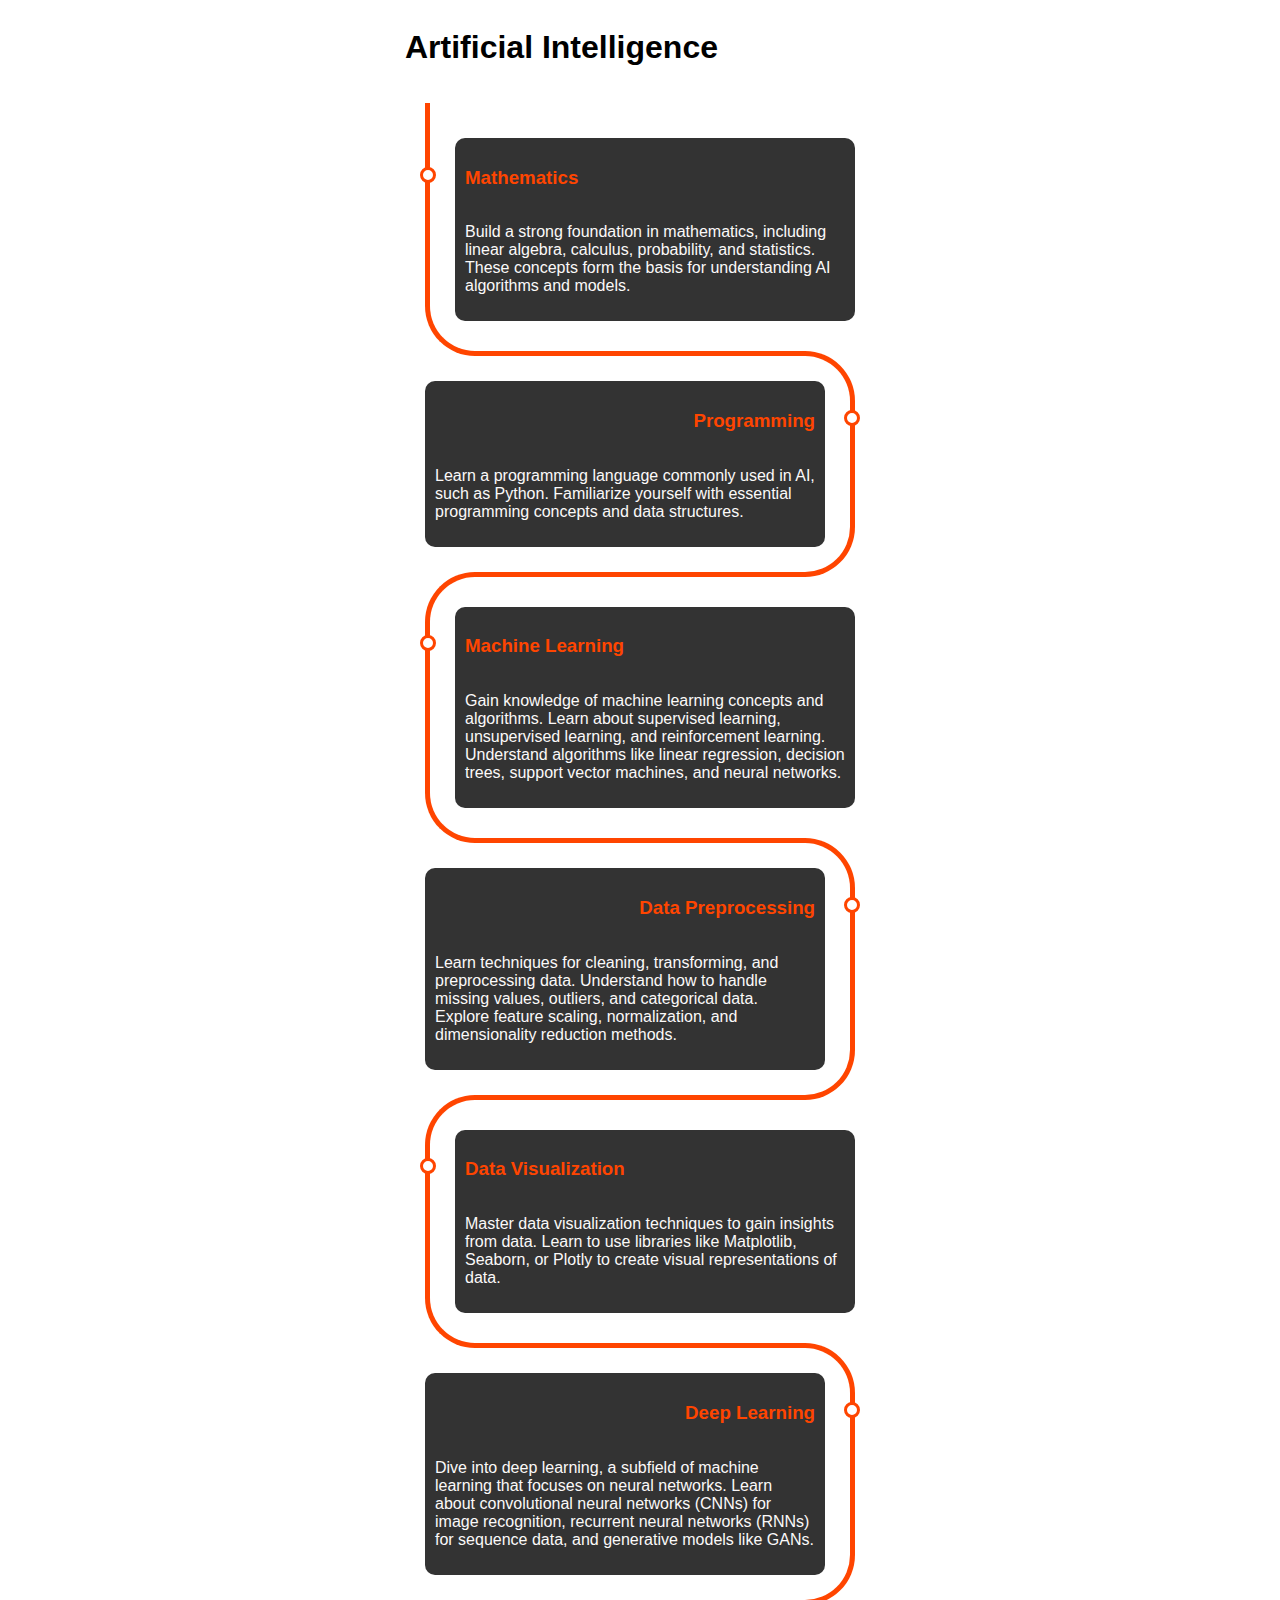
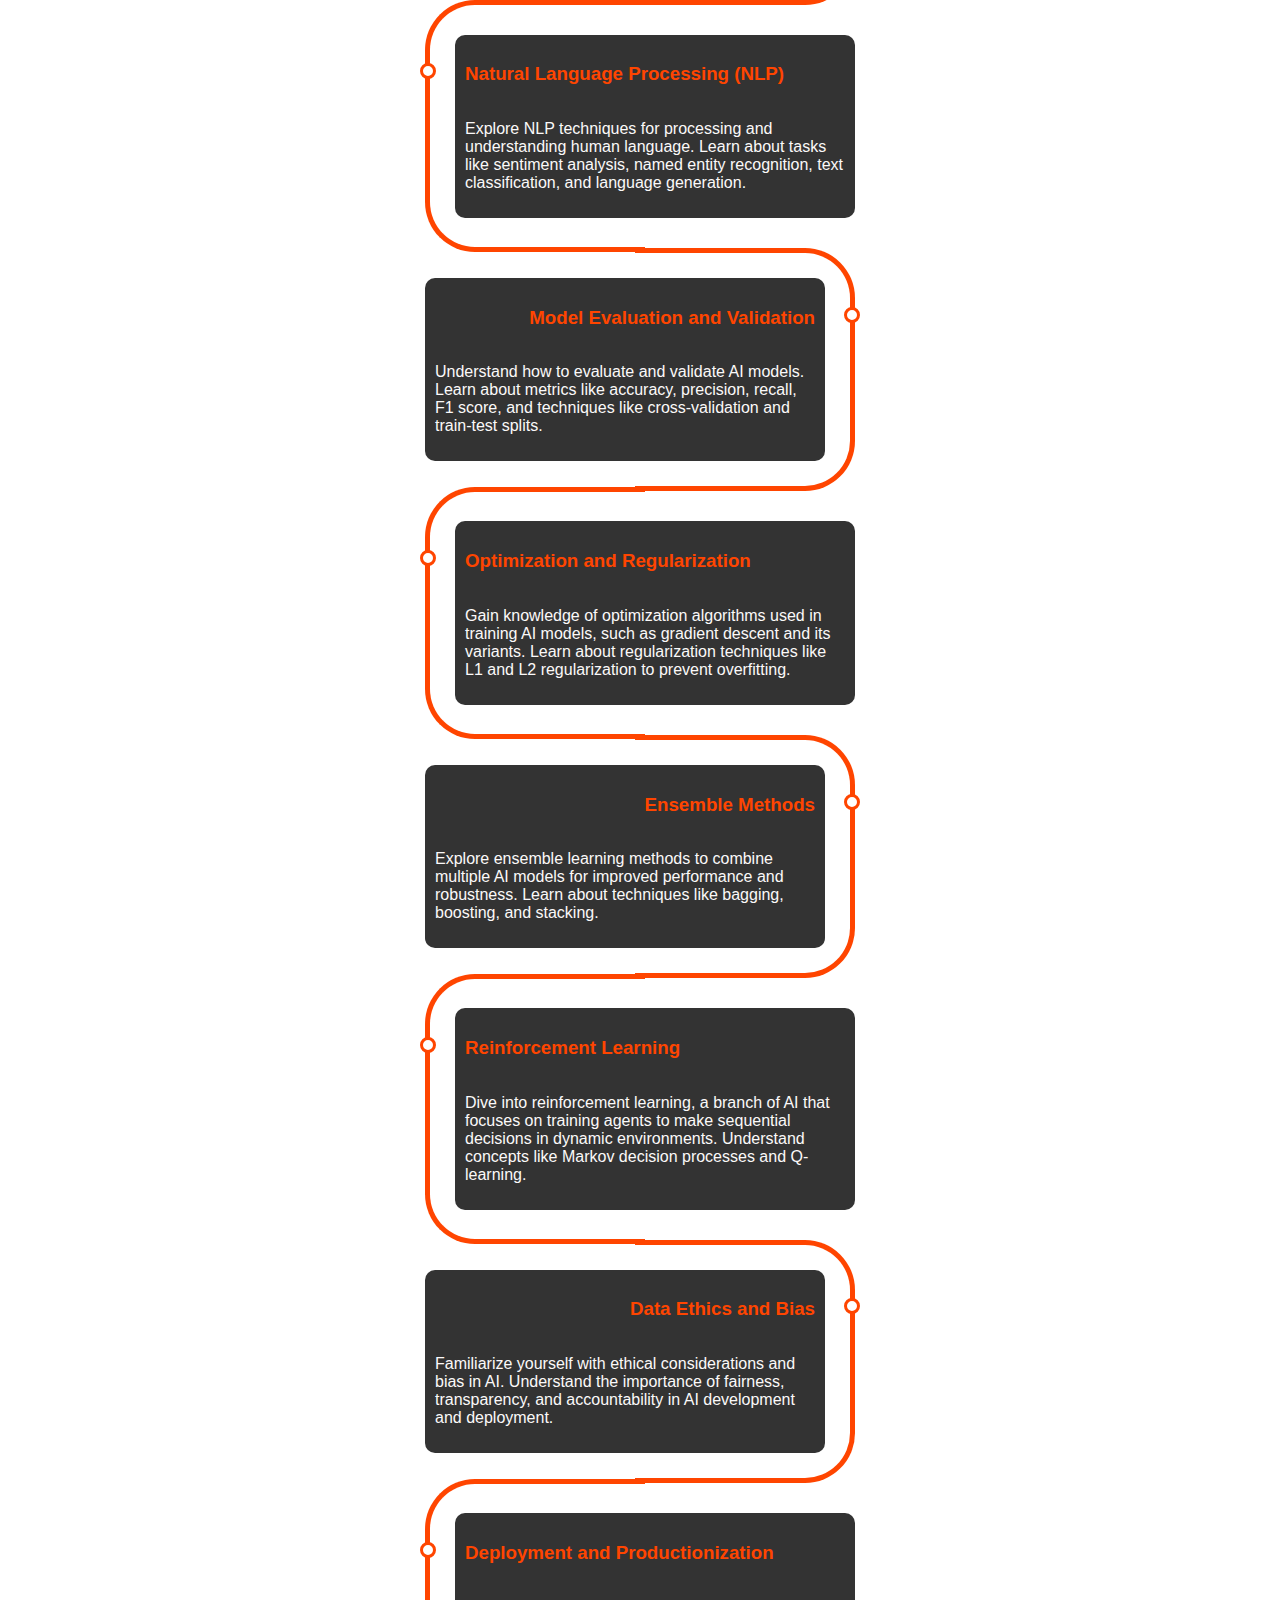
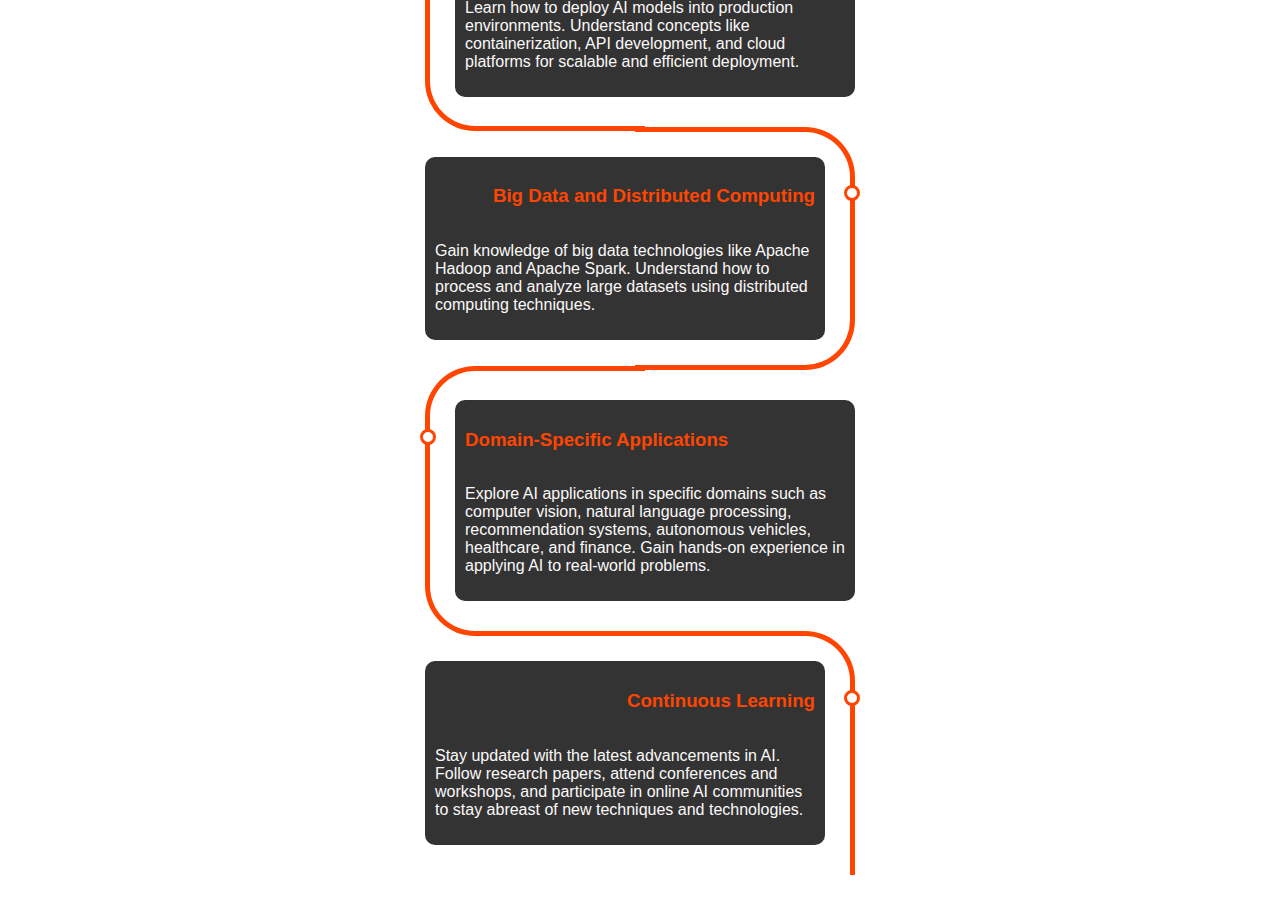
<file: python project/artificial_inteligence.html>
<!DOCTYPE html>
<html lang="en">

<head>
    <meta charset="UTF-8">
    <meta name="viewport" content="width=device-width, initial-scale=1.0">
    <title>Document</title>
    <link rel="stylesheet" href="boostrap/css/roadmap_style.css">
</head>
<body>
    <div class="container-fluid">
        <h1 class="text-center pt-3 text-primary">Artificial Intelligence</h1>
        <div class="timeline">
            <div class="outer">
                <div class="card">
                    <div class="info">
                        <h3 class="title">Mathematics</h3>
                        <p>Build a strong foundation in mathematics, including linear algebra, calculus, probability, and statistics. These concepts form the basis for understanding AI algorithms and models. </p>
                    </div>
                </div>
                <div class="card">
                    <div class="info">
                        <h3 class="title">Programming</h3>
                        <p>Learn a programming language commonly used in AI, such as Python. Familiarize yourself with essential programming concepts and data structures.</p>
                    </div>
                </div>
                <div class="card">
                    <div class="info">
                        <h3 class="title">Machine Learning</h3>
                        <p> Gain knowledge of machine learning concepts and algorithms. Learn about supervised learning, unsupervised learning, and reinforcement learning. Understand algorithms like linear regression, decision trees, support vector machines, and neural networks.</p>
                    </div>
                </div>
                <div class="card">
                    <div class="info">
                        <h3 class="title">Data Preprocessing</h3>
                        <p> Learn techniques for cleaning, transforming, and preprocessing data. Understand how to handle missing values, outliers, and categorical data. Explore feature scaling, normalization, and dimensionality reduction methods.</p>
                    </div>
                </div>
                <div class="card">
                    <div class="info">
                        <h3 class="title">Data Visualization</h3>
                        <p>Master data visualization techniques to gain insights from data. Learn to use libraries like Matplotlib, Seaborn, or Plotly to create visual representations of data. </p>
                    </div>
                </div>
                <div class="card">
                    <div class="info">
                        <h3 class="title">Deep Learning</h3>
                        <p> Dive into deep learning, a subfield of machine learning that focuses on neural networks. Learn about convolutional neural networks (CNNs) for image recognition, recurrent neural networks (RNNs) for sequence data, and generative models like GANs.</p>
                    </div>
                </div>
                <div class="card">
                    <div class="info">
                        <h3 class="title">Natural Language Processing (NLP)</h3>
                        <p>Explore NLP techniques for processing and understanding human language. Learn about tasks like sentiment analysis, named entity recognition, text classification, and language generation. </p>
                    </div>
                </div>
                <div class="card">
                    <div class="info">
                        <h3 class="title">Model Evaluation and Validation</h3>
                        <p>Understand how to evaluate and validate AI models. Learn about metrics like accuracy, precision, recall, F1 score, and techniques like cross-validation and train-test splits.</p>
                    </div>
                </div>
                <div class="card">
                    <div class="info">
                        <h3 class="title">Optimization and Regularization</h3>
                        <p>Gain knowledge of optimization algorithms used in training AI models, such as gradient descent and its variants. Learn about regularization techniques like L1 and L2 regularization to prevent overfitting. </p>
                    </div>
                </div>
                <div class="card">
                    <div class="info">
                        <h3 class="title">Ensemble Methods</h3>
                        <p> Explore ensemble learning methods to combine multiple AI models for improved performance and robustness. Learn about techniques like bagging, boosting, and stacking.</p>
                    </div>
                </div>
                <div class="card">
                    <div class="info">
                        <h3 class="title">Reinforcement Learning</h3>
                        <p>Dive into reinforcement learning, a branch of AI that focuses on training agents to make sequential decisions in dynamic environments. Understand concepts like Markov decision processes and Q-learning.</p>
                    </div>
                </div>
                <div class="card">
                    <div class="info">
                        <h3 class="title">Data Ethics and Bias</h3>
                        <p>Familiarize yourself with ethical considerations and bias in AI. Understand the importance of fairness, transparency, and accountability in AI development and deployment.</p>
                    </div>
                </div>
                <div class="card">
                    <div class="info">
                        <h3 class="title">Deployment and Productionization</h3>
                        <p> Learn how to deploy AI models into production environments. Understand concepts like containerization, API development, and cloud platforms for scalable and efficient deployment. </p>
                    </div>
                </div>
                <div class="card">
                    <div class="info">
                        <h3 class="title">Big Data and Distributed Computing</h3>
                        <p> Gain knowledge of big data technologies like Apache Hadoop and Apache Spark. Understand how to process and analyze large datasets using distributed computing techniques.</p>
                    </div>
                </div>
                <div class="card">
                    <div class="info">
                        <h3 class="title">Domain-Specific Applications</h3>
                        <p> Explore AI applications in specific domains such as computer vision, natural language processing, recommendation systems, autonomous vehicles, healthcare, and finance. Gain hands-on experience in applying AI to real-world problems.</p>
                    </div>
                </div>
                <div class="card">
                    <div class="info">
                        <h3 class="title">Continuous Learning</h3>
                        <p> Stay updated with the latest advancements in AI. Follow research papers, attend conferences and workshops, and participate in online AI communities to stay abreast of new techniques and technologies.</p>
                    </div>
                </div>
            </div>
        </div>
    </div>
</body>

</html>
</file>
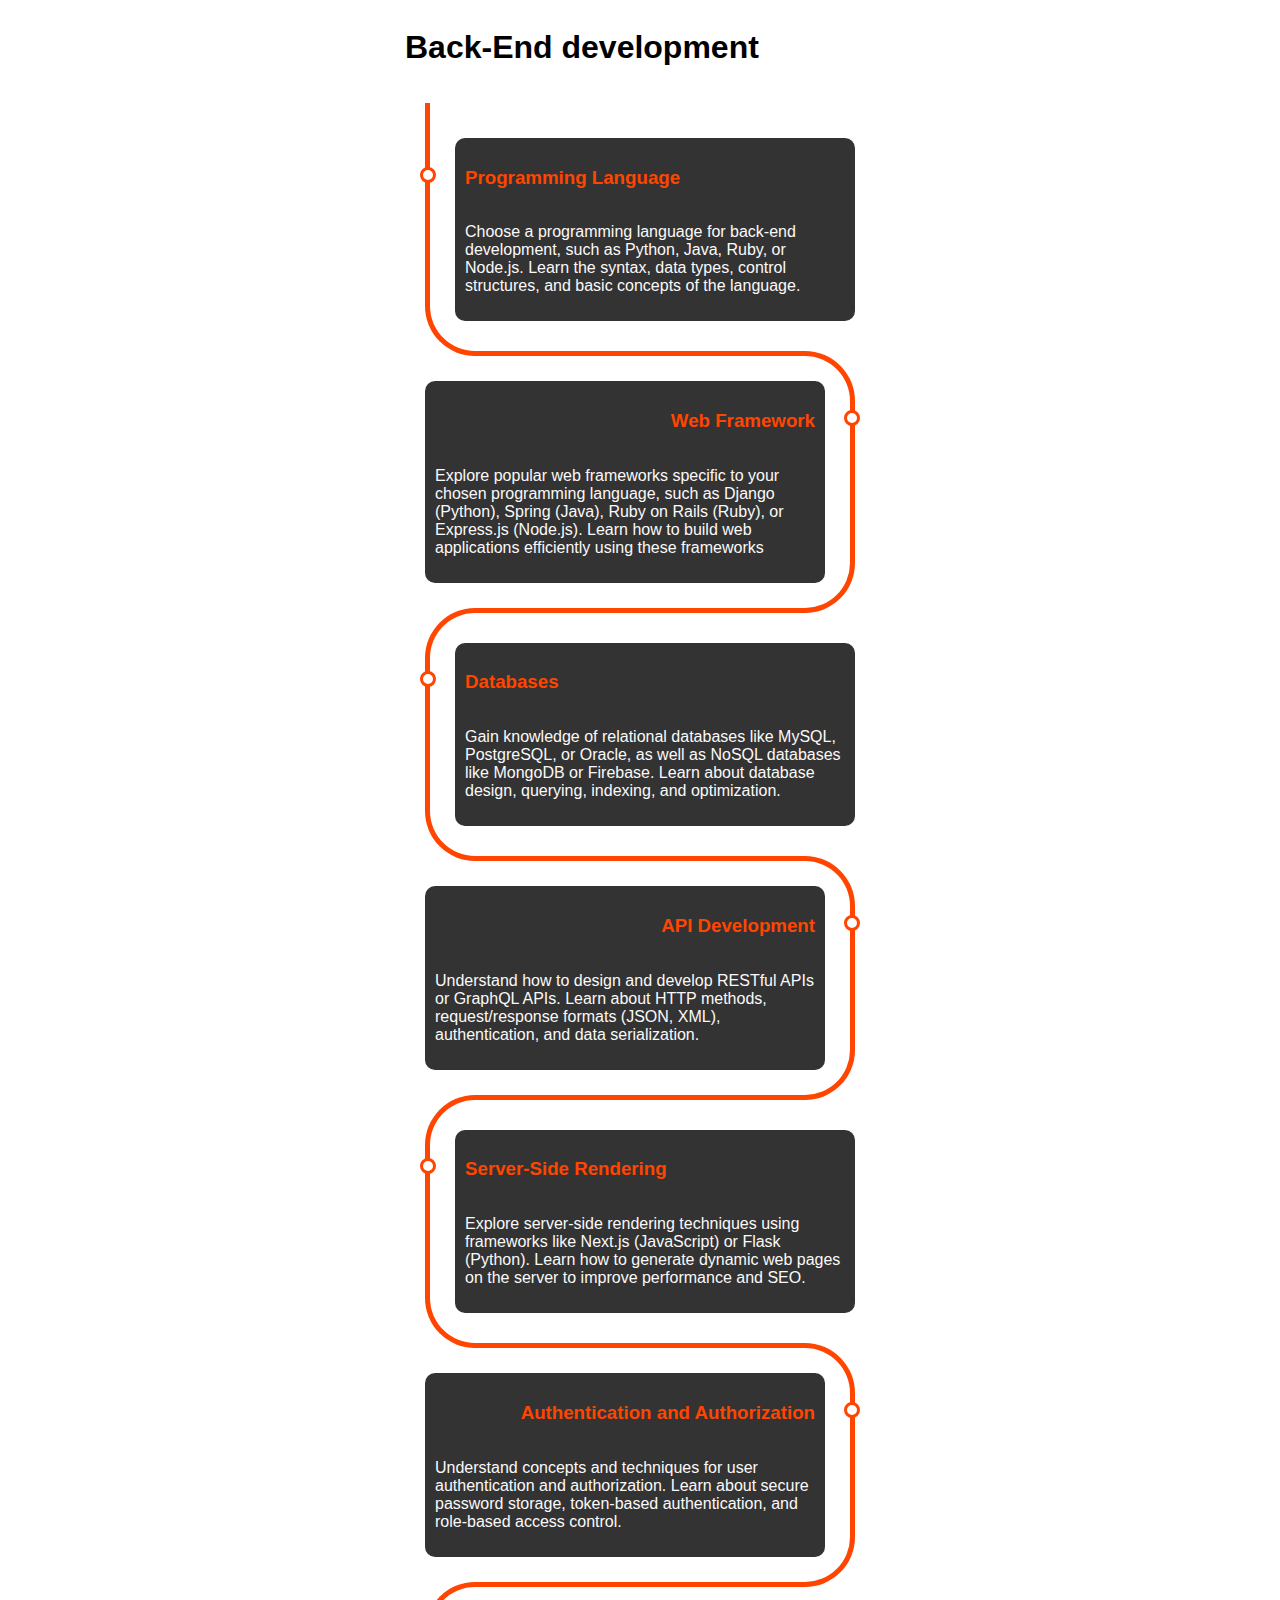
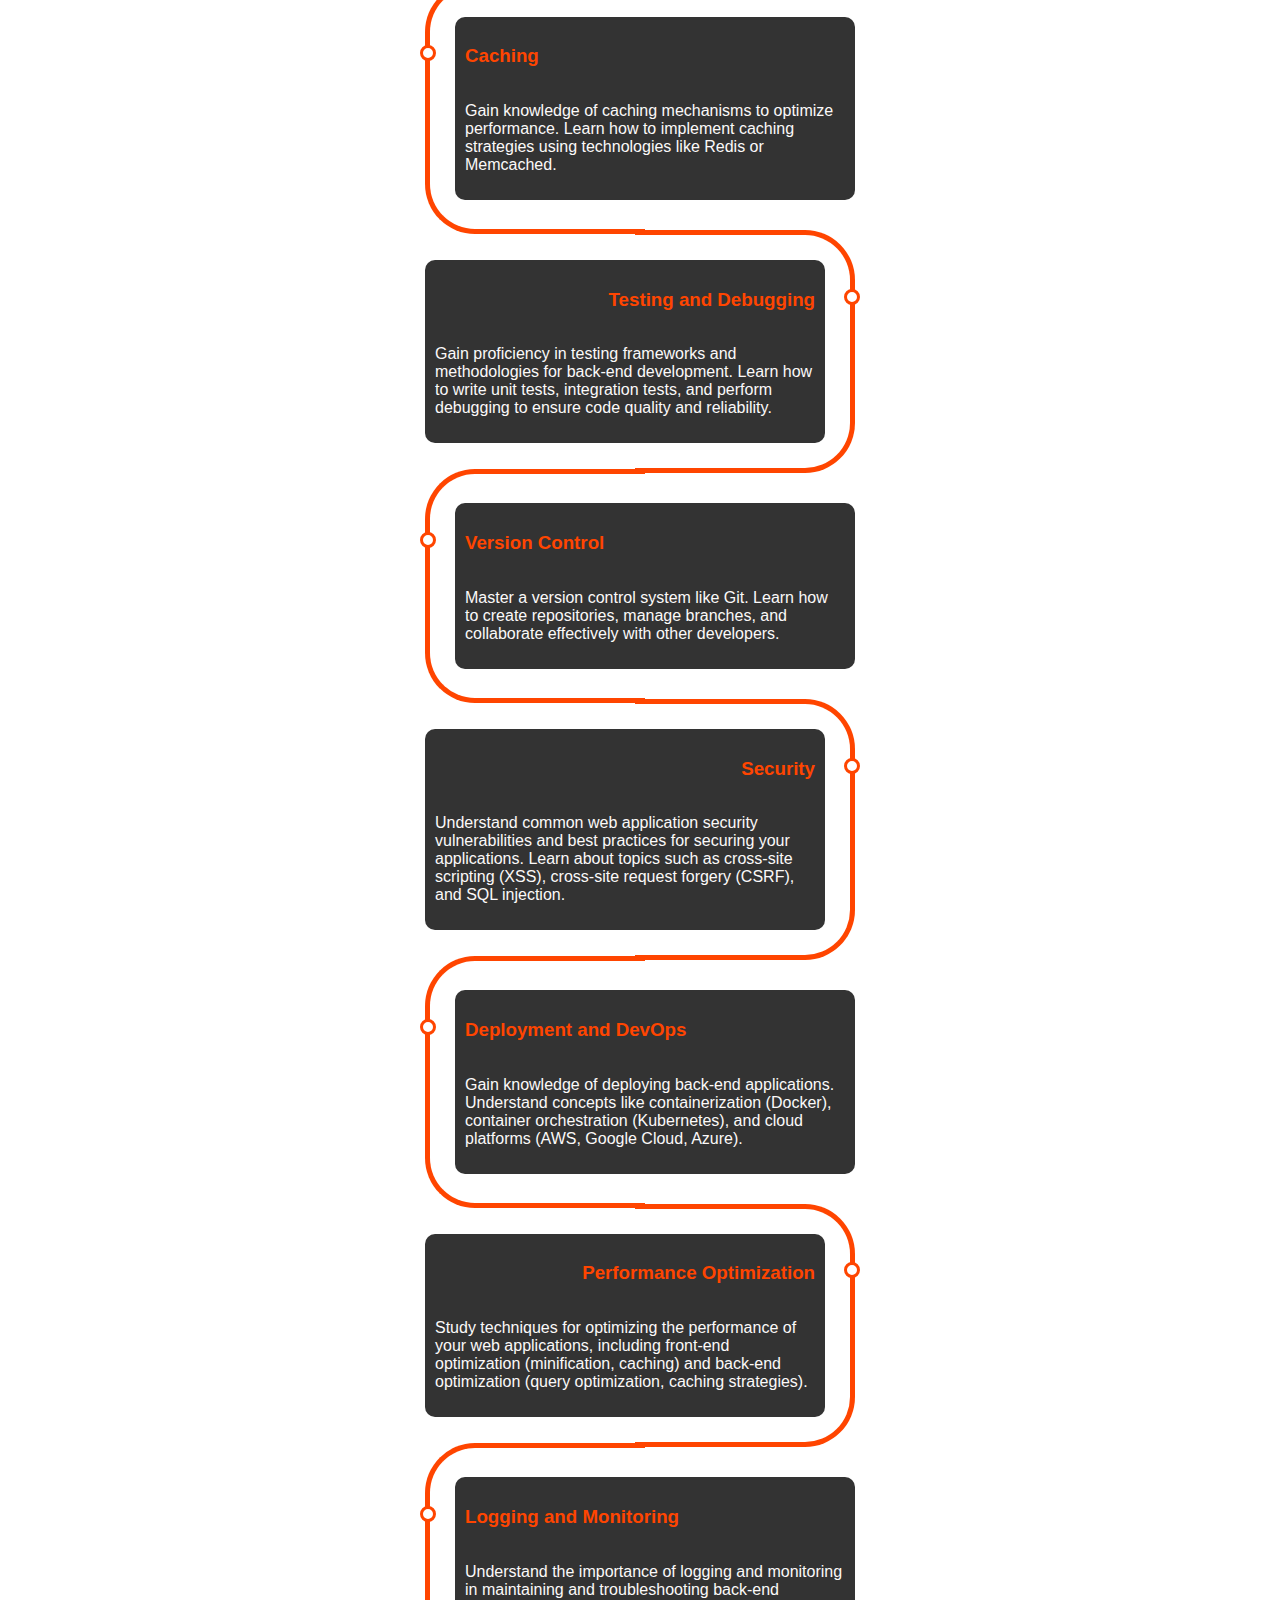
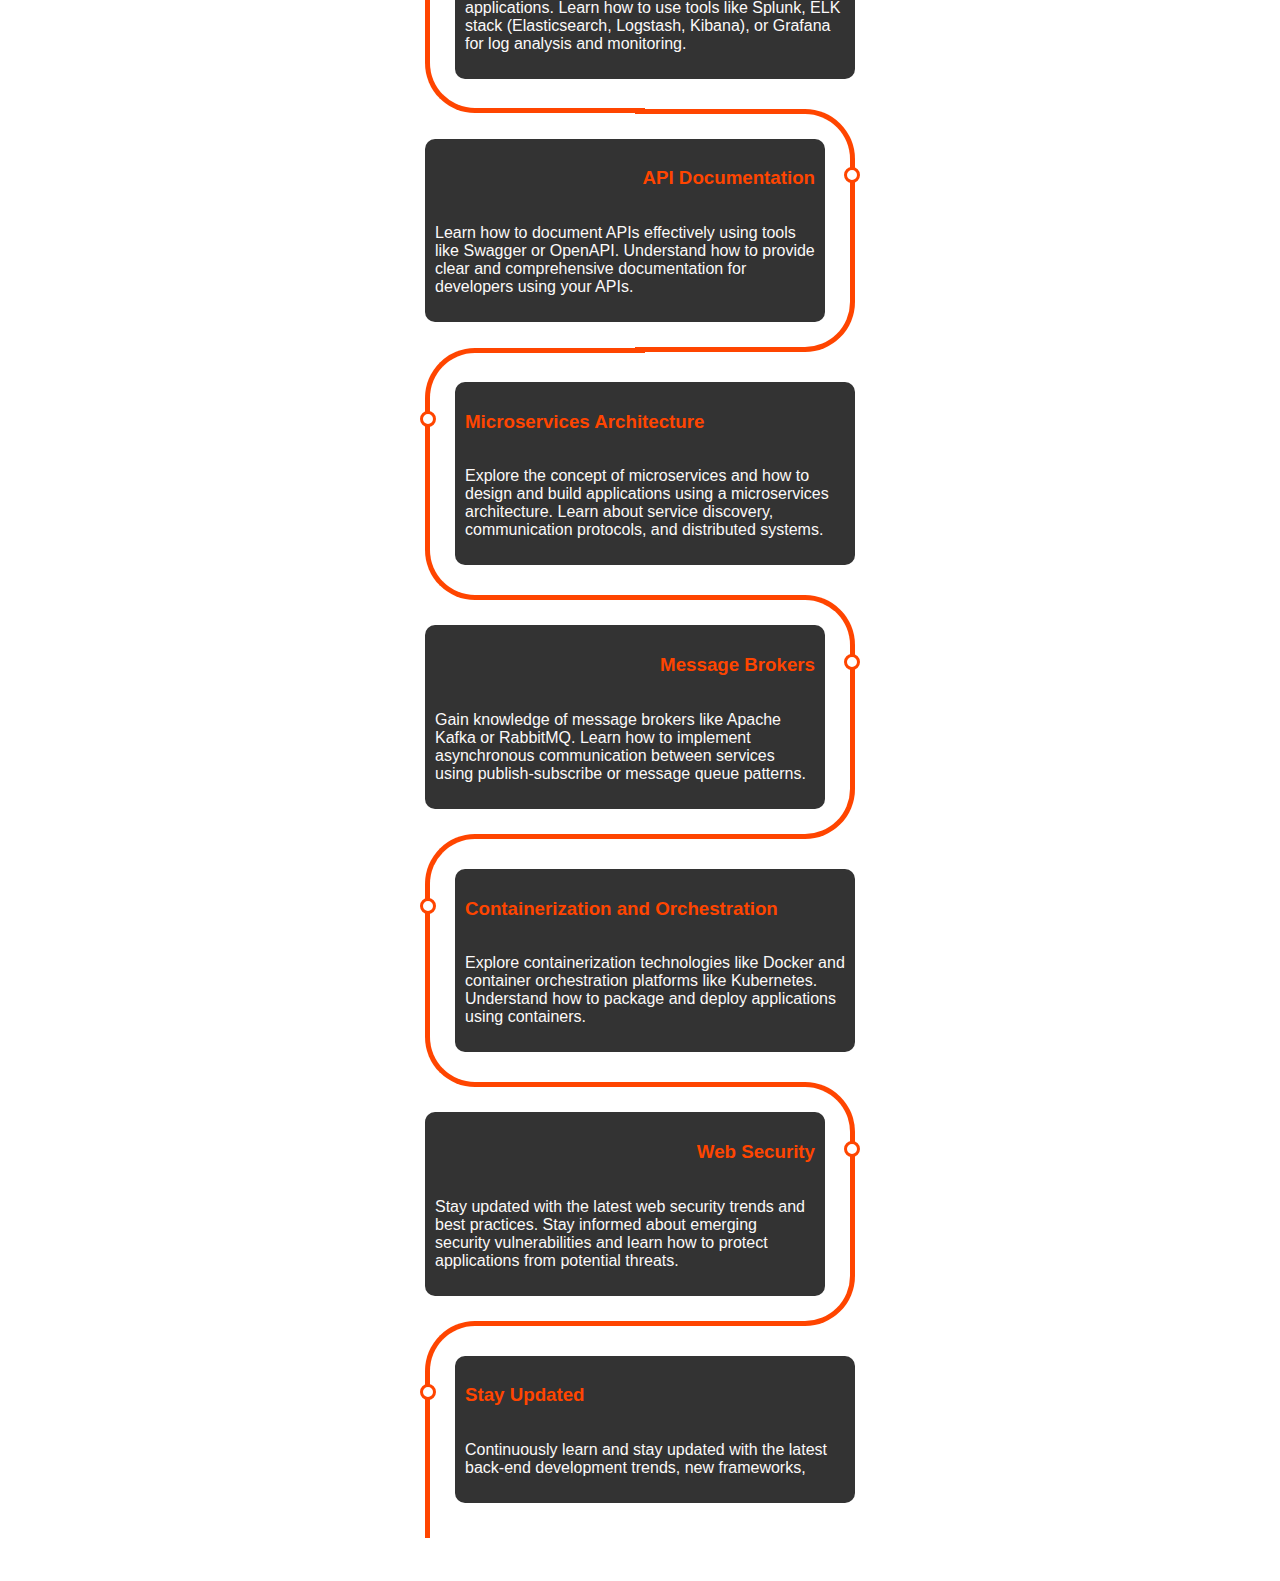
<file: python project/backend.html>
<!DOCTYPE html>
<html lang="en">

<head>
    <meta charset="UTF-8">
    <meta name="viewport" content="width=device-width, initial-scale=1.0">
    <title>Document</title>
    <link rel="stylesheet" href="boostrap/css/roadmap_style.css">
</head>

<body>
    <div class="container-fluid">
        <h1 class="text-center pt-3 text-primary">Back-End development</h1>
        <div class="timeline">
            <div class="outer">
                <div class="card">
                    <div class="info">
                        <h3 class="title">Programming Language</h3>
                        <p>Choose a programming language for back-end development, such as Python, Java, Ruby, or Node.js. Learn the syntax, data types, control structures, and basic concepts of the language. </p>
                    </div>
                </div>
                <div class="card">
                    <div class="info">
                        <h3 class="title">Web Framework</h3>
                        <p>Explore popular web frameworks specific to your chosen programming language, such as Django (Python), Spring (Java), Ruby on Rails (Ruby), or Express.js (Node.js). Learn how to build web applications efficiently using these frameworks</p>
                    </div>
                </div>
                <div class="card">
                    <div class="info">
                        <h3 class="title">Databases</h3>
                        <p> Gain knowledge of relational databases like MySQL, PostgreSQL, or Oracle, as well as NoSQL databases like MongoDB or Firebase. Learn about database design, querying, indexing, and optimization.</p>
                    </div>
                </div>
                <div class="card">
                    <div class="info">
                        <h3 class="title">API Development</h3>
                        <p>Understand how to design and develop RESTful APIs or GraphQL APIs. Learn about HTTP methods, request/response formats (JSON, XML), authentication, and data serialization.</p>
                    </div>
                </div>
                <div class="card">
                    <div class="info">
                        <h3 class="title">Server-Side Rendering</h3>
                        <p>Explore server-side rendering techniques using frameworks like Next.js (JavaScript) or Flask (Python). Learn how to generate dynamic web pages on the server to improve performance and SEO. </p>
                    </div>
                </div>
                <div class="card">
                    <div class="info">
                        <h3 class="title">Authentication and Authorization</h3>
                        <p> Understand concepts and techniques for user authentication and authorization. Learn about secure password storage, token-based authentication, and role-based access control. </p>
                    </div>
                </div>
                <div class="card">
                    <div class="info">
                        <h3 class="title">Caching</h3>
                        <p> Gain knowledge of caching mechanisms to optimize performance. Learn how to implement caching strategies using technologies like Redis or Memcached. </p>
                    </div>
                </div>
                <div class="card">
                    <div class="info">
                        <h3 class="title">Testing and Debugging</h3>
                        <p>Gain proficiency in testing frameworks and methodologies for back-end development. Learn how to write unit tests, integration tests, and perform debugging to ensure code quality and reliability.</p>
                    </div>
                </div>
                <div class="card">
                    <div class="info">
                        <h3 class="title">Version Control</h3>
                        <p>Master a version control system like Git. Learn how to create repositories, manage branches, and collaborate effectively with other developers. </p>
                    </div>
                </div>
                <div class="card">
                    <div class="info">
                        <h3 class="title">Security</h3>
                        <p>Understand common web application security vulnerabilities and best practices for securing
                            your applications. Learn about topics such as cross-site scripting (XSS), cross-site request
                            forgery (CSRF), and SQL injection.</p>
                    </div>
                </div>
                <div class="card">
                    <div class="info">
                        <h3 class="title">Deployment and DevOps</h3>
                        <p> Gain knowledge of deploying back-end applications. Understand concepts like containerization (Docker), container orchestration (Kubernetes), and cloud platforms (AWS, Google Cloud, Azure).</p>
                    </div>
                </div>
                <div class="card">
                    <div class="info">
                        <h3 class="title">Performance Optimization</h3>
                        <p> Study techniques for optimizing the performance of your web applications, including
                            front-end optimization (minification, caching) and back-end optimization (query
                            optimization, caching strategies). </p>
                    </div>
                </div>
                <div class="card">
                    <div class="info">
                        <h3 class="title">Logging and Monitoring</h3>
                        <p> Understand the importance of logging and monitoring in maintaining and troubleshooting back-end applications. Learn how to use tools like Splunk, ELK stack (Elasticsearch, Logstash, Kibana), or Grafana for log analysis and monitoring.</p>
                    </div>
                </div>
                <div class="card">
                    <div class="info">
                        <h3 class="title">API Documentation</h3>
                        <p>  Learn how to document APIs effectively using tools like Swagger or OpenAPI. Understand how to provide clear and comprehensive documentation for developers using your APIs.</p>
                    </div>
                </div>
                <div class="card">
                    <div class="info">
                        <h3 class="title">Microservices Architecture</h3>
                        <p> Explore the concept of microservices and how to design and build applications using a microservices architecture. Learn about service discovery, communication protocols, and distributed systems.</p>
                    </div>
                </div>
                <div class="card">
                    <div class="info">
                        <h3 class="title">Message Brokers</h3>
                        <p> Gain knowledge of message brokers like Apache Kafka or RabbitMQ. Learn how to implement asynchronous communication between services using publish-subscribe or message queue patterns.</p>
                    </div>
                </div>
                <div class="card">
                    <div class="info">
                        <h3 class="title">Containerization and Orchestration</h3>
                        <p>Explore containerization technologies like Docker and container orchestration platforms like Kubernetes. Understand how to package and deploy applications using containers.</p>
                    </div>
                </div>
                <div class="card">
                    <div class="info">
                        <h3 class="title">Web Security</h3>
                        <p>  Stay updated with the latest web security trends and best practices. Stay informed about emerging security vulnerabilities and learn how to protect applications from potential threats.</p>
                    </div>
                </div>
                <div class="card">
                    <div class="info">
                        <h3 class="title">Stay Updated</h3>
                        <p>Continuously learn and stay updated with the latest back-end development trends, new frameworks,</p>
                    </div>
                </div>
            </div>
        </div>
    </div>
</body>

</html>
</file>
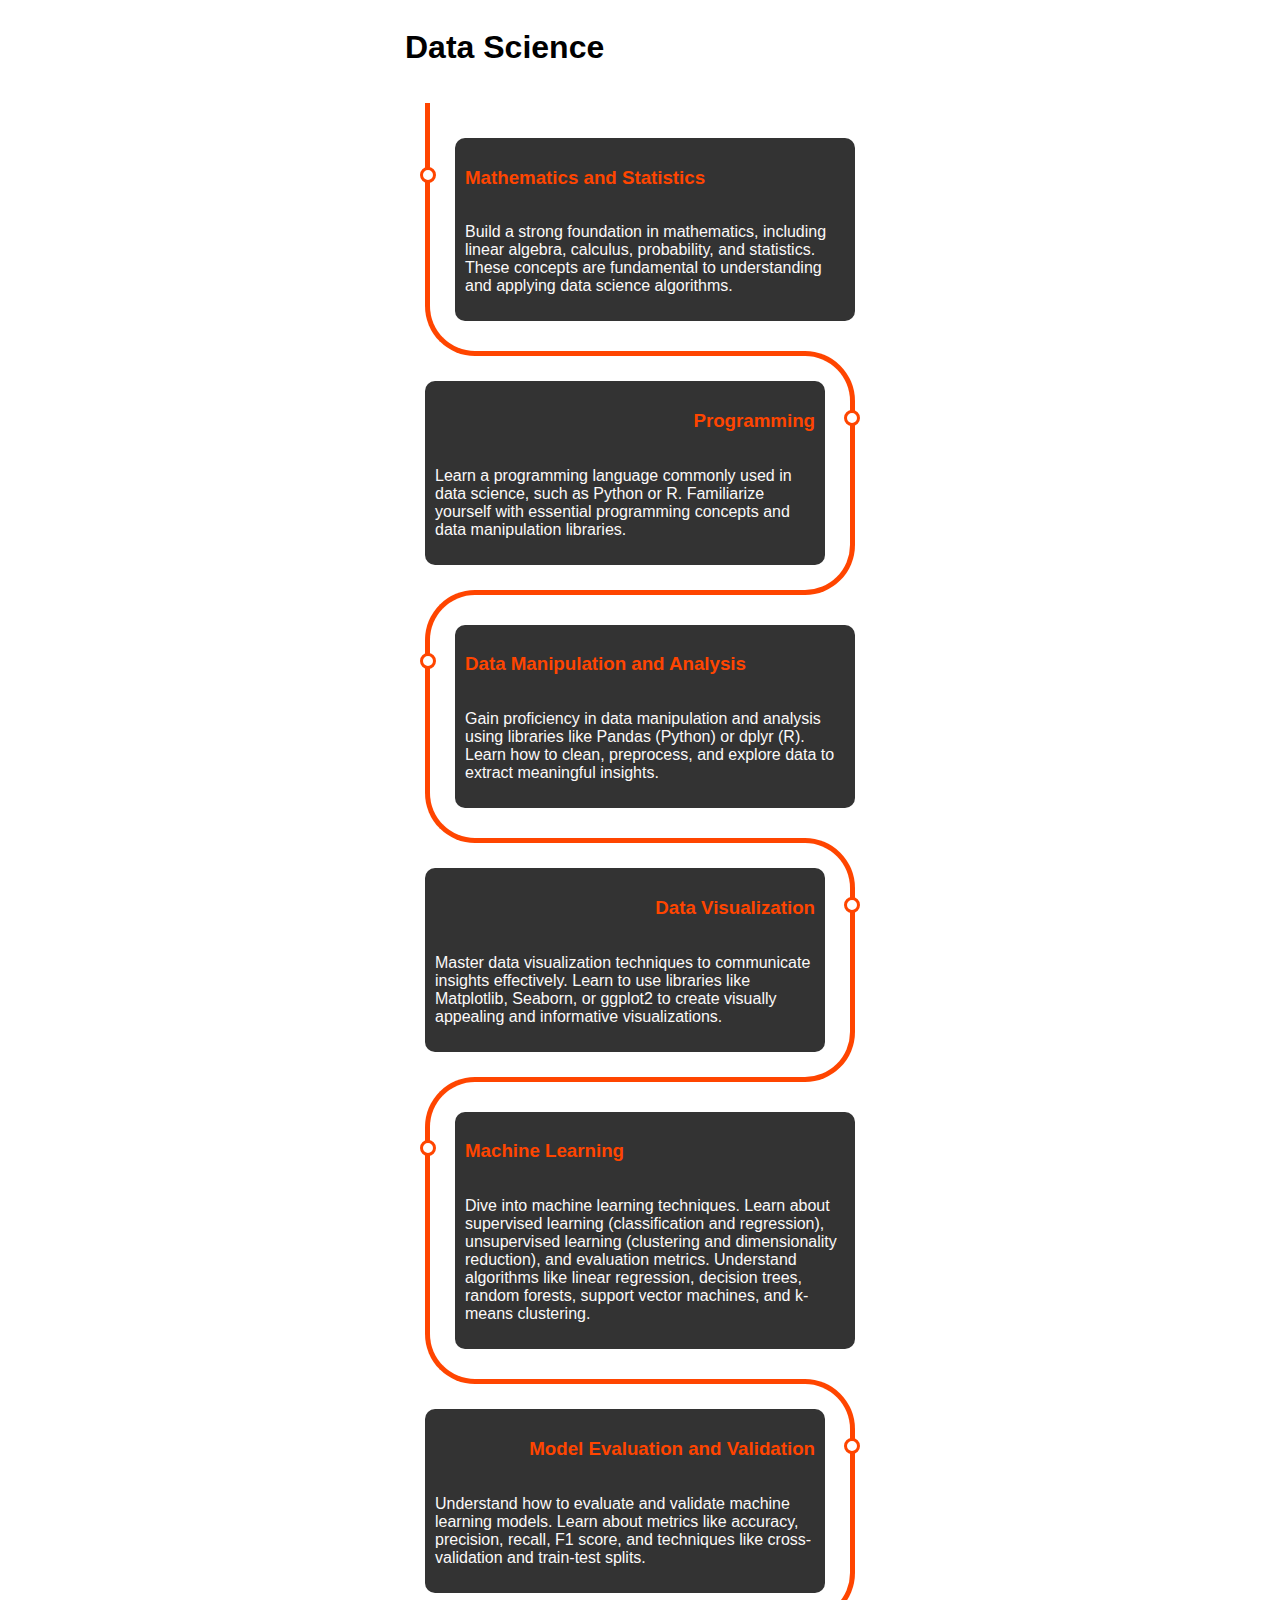
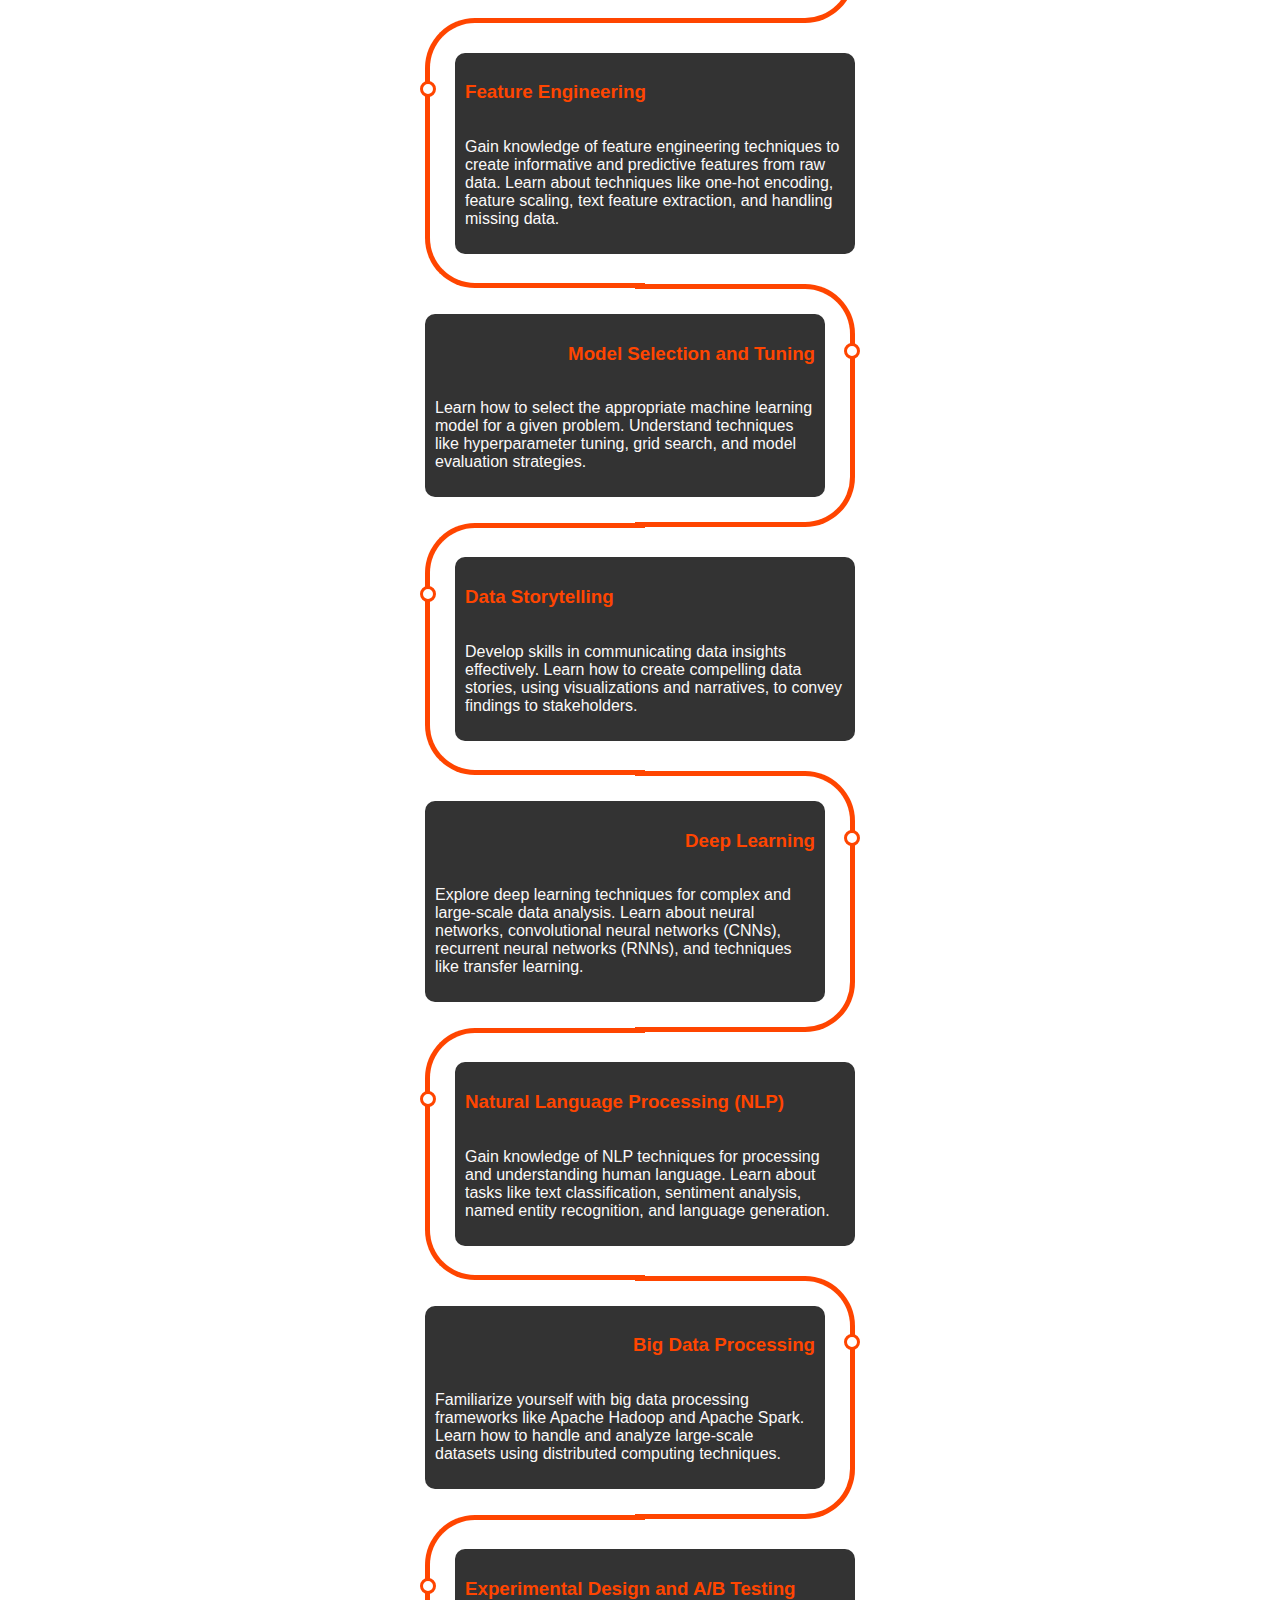
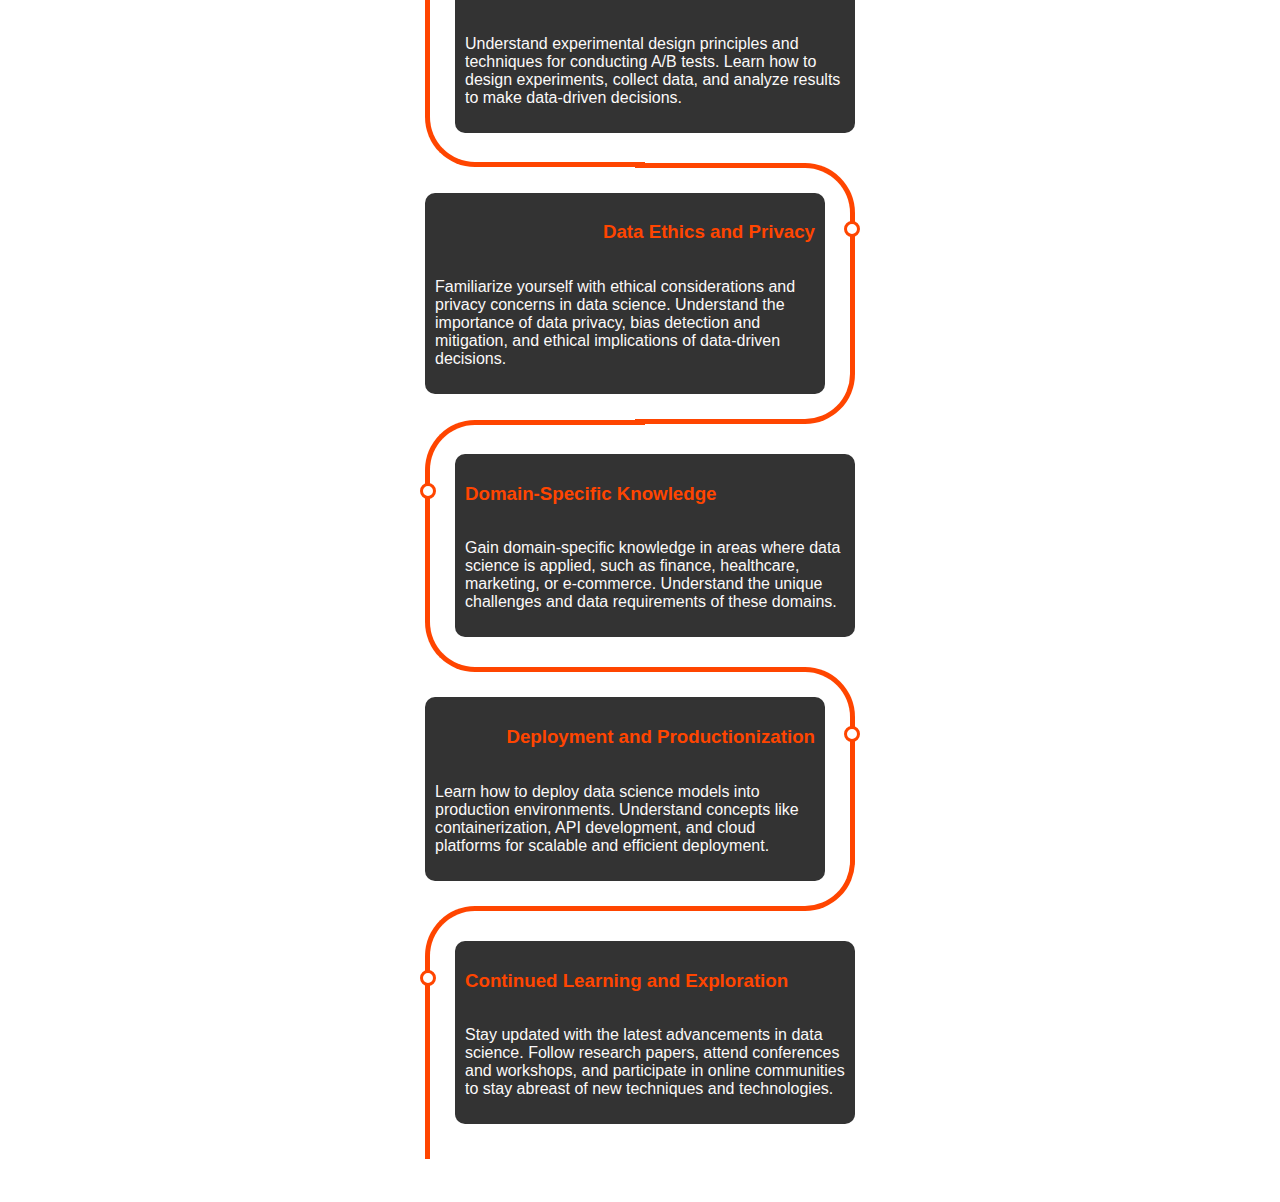
<file: python project/data_science.html>
<!DOCTYPE html>
<html lang="en">

<head>
    <meta charset="UTF-8">
    <meta name="viewport" content="width=device-width, initial-scale=1.0">
    <title>Document</title>
    <link rel="stylesheet" href="boostrap/css/roadmap_style.css">
</head>

<body>
    <div class="container-fluid">
        <h1 class="text-center pt-3 text-primary">Data Science</h1>
        <div class="timeline">
            <div class="outer">
                <div class="card">
                    <div class="info">
                        <h3 class="title">Mathematics and Statistics</h3>
                        <p>Build a strong foundation in mathematics, including linear algebra, calculus, probability, and statistics. These concepts are fundamental to understanding and applying data science algorithms. </p>
                    </div>
                </div>
                <div class="card">
                    <div class="info">
                        <h3 class="title">Programming</h3>
                        <p>Learn a programming language commonly used in data science, such as Python or R. Familiarize yourself with essential programming concepts and data manipulation libraries.</p>
                    </div>
                </div>
                <div class="card">
                    <div class="info">
                        <h3 class="title">Data Manipulation and Analysis</h3>
                        <p> Gain proficiency in data manipulation and analysis using libraries like Pandas (Python) or dplyr (R). Learn how to clean, preprocess, and explore data to extract meaningful insights.</p>
                    </div>
                </div>
                <div class="card">
                    <div class="info">
                        <h3 class="title">Data Visualization</h3>
                        <p>Master data visualization techniques to communicate insights effectively. Learn to use libraries like Matplotlib, Seaborn, or ggplot2 to create visually appealing and informative visualizations. </p>
                    </div>
                </div>
                <div class="card">
                    <div class="info">
                        <h3 class="title">Machine Learning</h3>
                        <p> Dive into machine learning techniques. Learn about supervised learning (classification and regression), unsupervised learning (clustering and dimensionality reduction), and evaluation metrics. Understand algorithms like linear regression, decision trees, random forests, support vector machines, and k-means clustering. </p>
                    </div>
                </div>
                <div class="card">
                    <div class="info">
                        <h3 class="title">Model Evaluation and Validation</h3>
                        <p>Understand how to evaluate and validate machine learning models. Learn about metrics like accuracy, precision, recall, F1 score, and techniques like cross-validation and train-test splits. </p>
                    </div>
                </div>
                <div class="card">
                    <div class="info">
                        <h3 class="title">Feature Engineering</h3>
                        <p> Gain knowledge of feature engineering techniques to create informative and predictive features from raw data. Learn about techniques like one-hot encoding, feature scaling, text feature extraction, and handling missing data. </p>
                    </div>
                </div>
                <div class="card">
                    <div class="info">
                        <h3 class="title">Model Selection and Tuning</h3>
                        <p> Learn how to select the appropriate machine learning model for a given problem. Understand techniques like hyperparameter tuning, grid search, and model evaluation strategies.</p>
                    </div>
                </div>
                <div class="card">
                    <div class="info">
                        <h3 class="title">Data Storytelling</h3>
                        <p>Develop skills in communicating data insights effectively. Learn how to create compelling data stories, using visualizations and narratives, to convey findings to stakeholders.</p>
                    </div>
                </div>
                <div class="card">
                    <div class="info">
                        <h3 class="title">Deep Learning</h3>
                        <p>Explore deep learning techniques for complex and large-scale data analysis. Learn about neural networks, convolutional neural networks (CNNs), recurrent neural networks (RNNs), and techniques like transfer learning.</p>
                    </div>
                </div>
                <div class="card">
                    <div class="info">
                        <h3 class="title">Natural Language Processing (NLP)</h3>
                        <p> Gain knowledge of NLP techniques for processing and understanding human language. Learn about tasks like text classification, sentiment analysis, named entity recognition, and language generation. </p>
                    </div>
                </div>
                <div class="card">
                    <div class="info">
                        <h3 class="title">Big Data Processing</h3>
                        <p> Familiarize yourself with big data processing frameworks like Apache Hadoop and Apache Spark. Learn how to handle and analyze large-scale datasets using distributed computing techniques.</p>
                    </div>
                </div>
                <div class="card">
                    <div class="info">
                        <h3 class="title">Experimental Design and A/B Testing</h3>
                        <p> Understand experimental design principles and techniques for conducting A/B tests. Learn how to design experiments, collect data, and analyze results to make data-driven decisions. </p>
                    </div>
                </div>
                <div class="card">
                    <div class="info">
                        <h3 class="title">Data Ethics and Privacy</h3>
                        <p> Familiarize yourself with ethical considerations and privacy concerns in data science. Understand the importance of data privacy, bias detection and mitigation, and ethical implications of data-driven decisions. </p>
                    </div>
                </div>
                <div class="card">
                    <div class="info">
                        <h3 class="title">Domain-Specific Knowledge</h3>
                        <p>Gain domain-specific knowledge in areas where data science is applied, such as finance, healthcare, marketing, or e-commerce. Understand the unique challenges and data requirements of these domains. </p>
                    </div>
                </div>
                <div class="card">
                    <div class="info">
                        <h3 class="title">Deployment and Productionization</h3>
                        <p> Learn how to deploy data science models into production environments. Understand concepts like containerization, API development, and cloud platforms for scalable and efficient deployment. </p>
                    </div>
                </div>
                <div class="card">
                    <div class="info">
                        <h3 class="title">Continued Learning and Exploration</h3>
                        <p>Stay updated with the latest advancements in data science. Follow research papers, attend conferences and workshops, and participate in online communities to stay abreast of new techniques and technologies. </p>
                    </div>
                </div>
            </div>
        </div>
    </div>
</body>

</html>
</file>
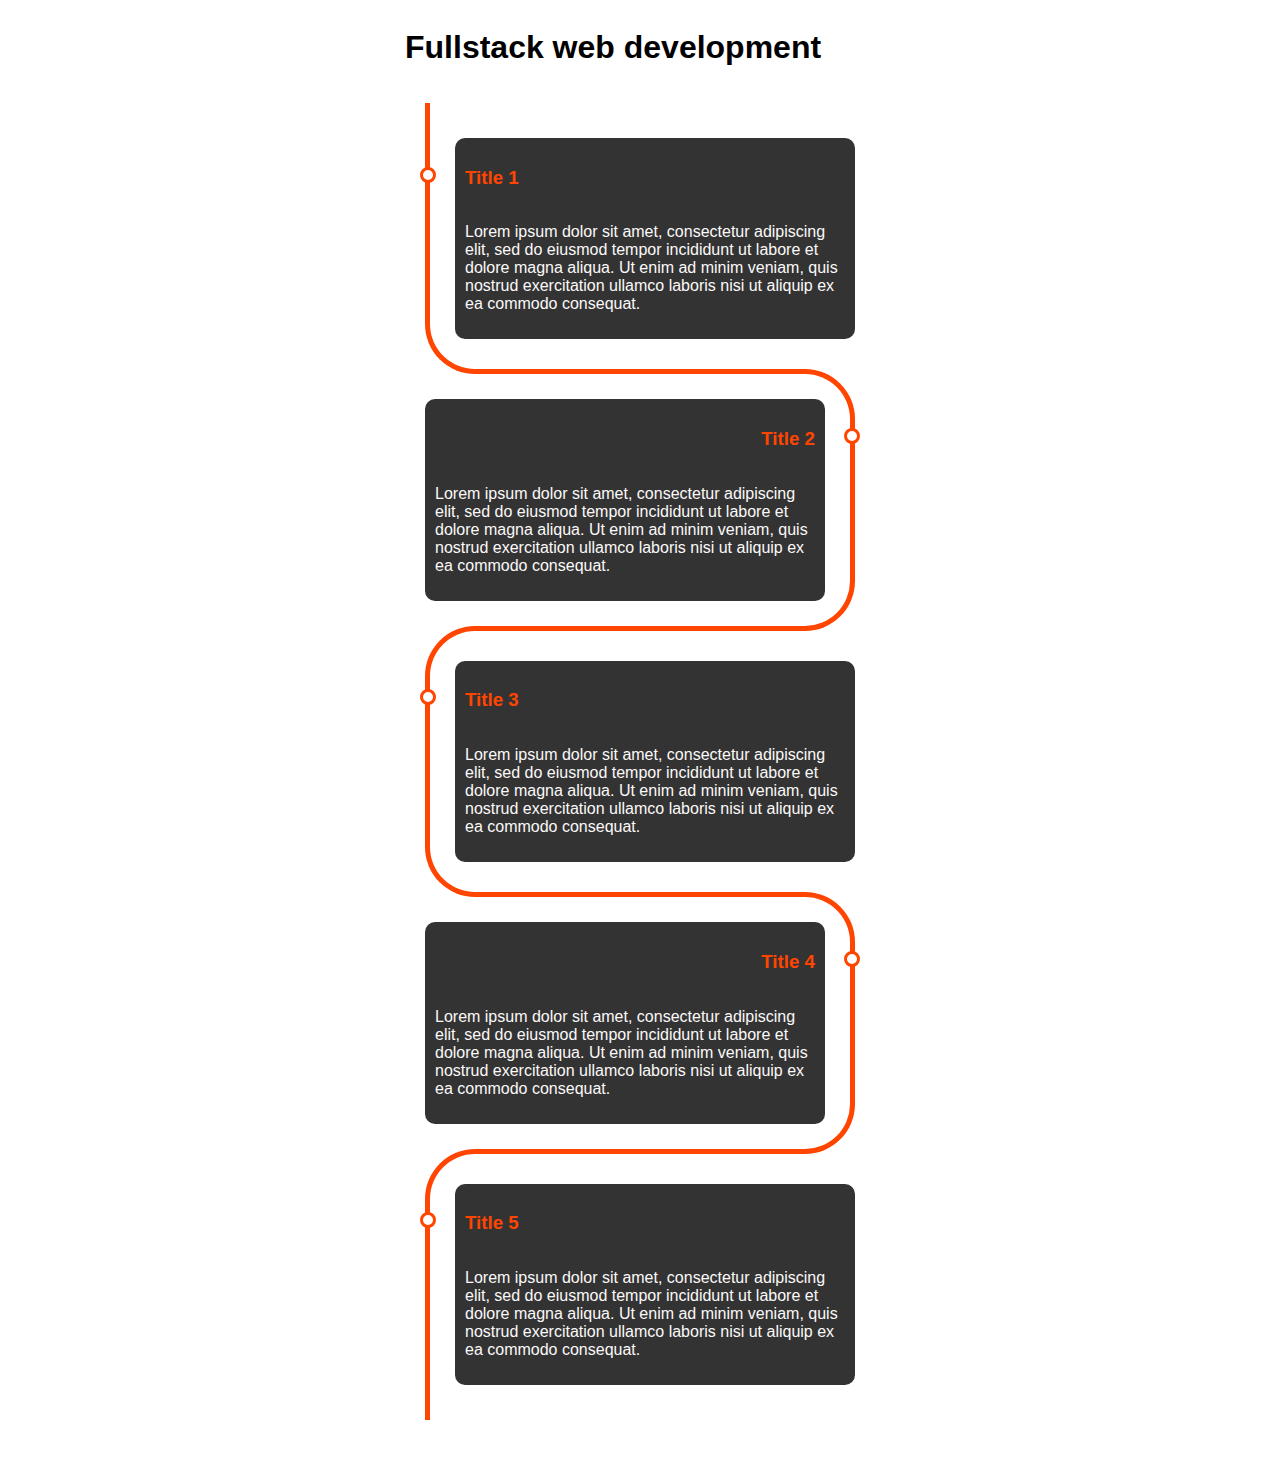
<file: python project/demoroadmap.html>
<!DOCTYPE html>
<html lang="en">
<head>
    <meta charset="UTF-8">
    <meta name="viewport" content="width=device-width, initial-scale=1.0">
    <title>Document</title>
    <link rel="stylesheet" href="boostrap/css/roadmap_style.css">
</head>
<body>
    <div class="container-fluid">
        <h1 class="text-center pt-3 text-primary">Fullstack web development</h1>
    <div class="timeline">
        <div class="outer">
        <div class="card">
            <div class="info">
            <h3 class="title">Title 1</h3>
            <p>Lorem ipsum dolor sit amet, consectetur adipiscing elit, sed do eiusmod tempor incididunt ut labore et dolore magna aliqua. Ut enim ad minim veniam, quis nostrud exercitation ullamco laboris nisi ut aliquip ex ea commodo consequat. </p>
            </div>
        </div>
        <div class="card">
            <div class="info">
            <h3 class="title">Title 2</h3>
            <p>Lorem ipsum dolor sit amet, consectetur adipiscing elit, sed do eiusmod tempor incididunt ut labore et dolore magna aliqua. Ut enim ad minim veniam, quis nostrud exercitation ullamco laboris nisi ut aliquip ex ea commodo consequat. </p>
            </div>
          </div>
          <div class="card">
            <div class="info">
              <h3 class="title">Title 3</h3>
              <p>Lorem ipsum dolor sit amet, consectetur adipiscing elit, sed do eiusmod tempor incididunt ut labore et dolore magna aliqua. Ut enim ad minim veniam, quis nostrud exercitation ullamco laboris nisi ut aliquip ex ea commodo consequat. </p>
            </div>
          </div>
          <div class="card">
            <div class="info">
              <h3 class="title">Title 4</h3>
              <p>Lorem ipsum dolor sit amet, consectetur adipiscing elit, sed do eiusmod tempor incididunt ut labore et dolore magna aliqua. Ut enim ad minim veniam, quis nostrud exercitation ullamco laboris nisi ut aliquip ex ea commodo consequat. </p>
            </div>
          </div>
          <div class="card">
            <div class="info">
              <h3 class="title">Title 5</h3>
              <p>Lorem ipsum dolor sit amet, consectetur adipiscing elit, sed do eiusmod tempor incididunt ut labore et dolore magna aliqua. Ut enim ad minim veniam, quis nostrud exercitation ullamco laboris nisi ut aliquip ex ea commodo consequat. </p>
            </div>
          </div>
        </div>
      </div>
    </div>
</body>
</html>
</file>
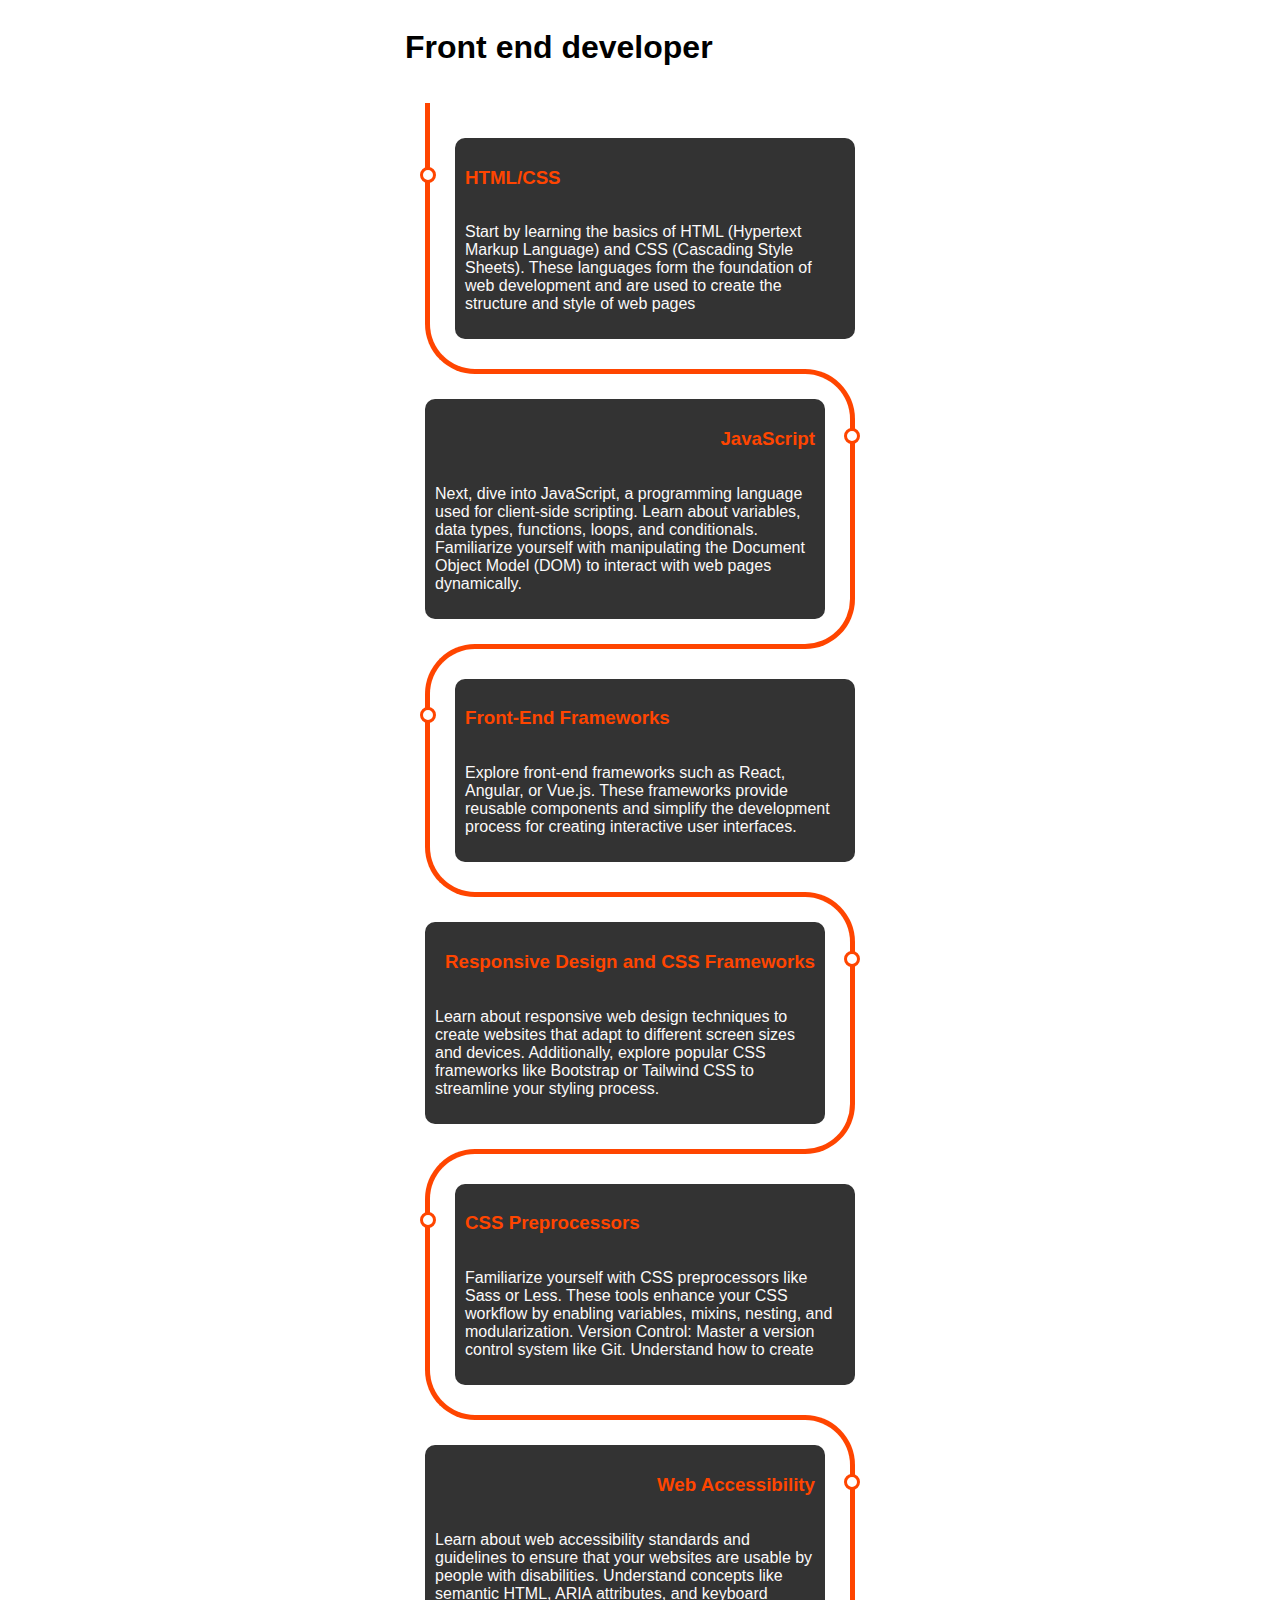
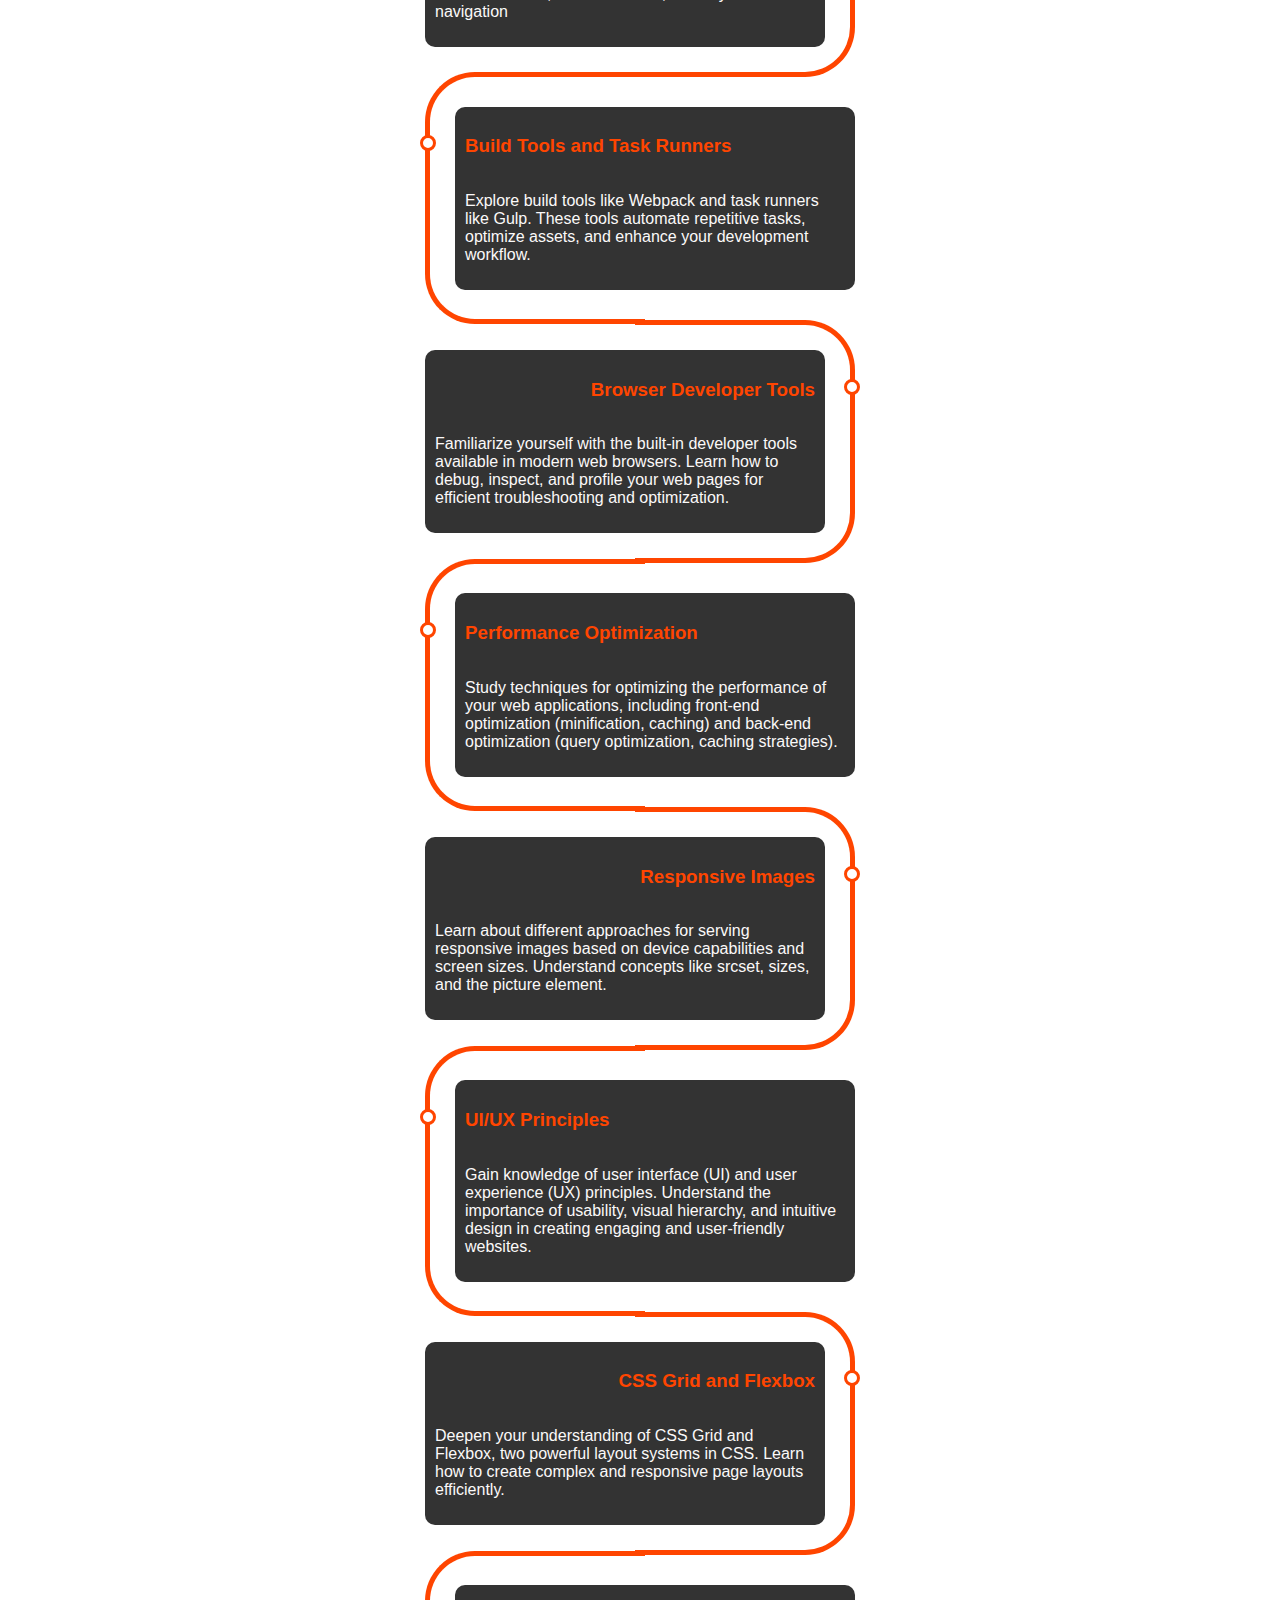
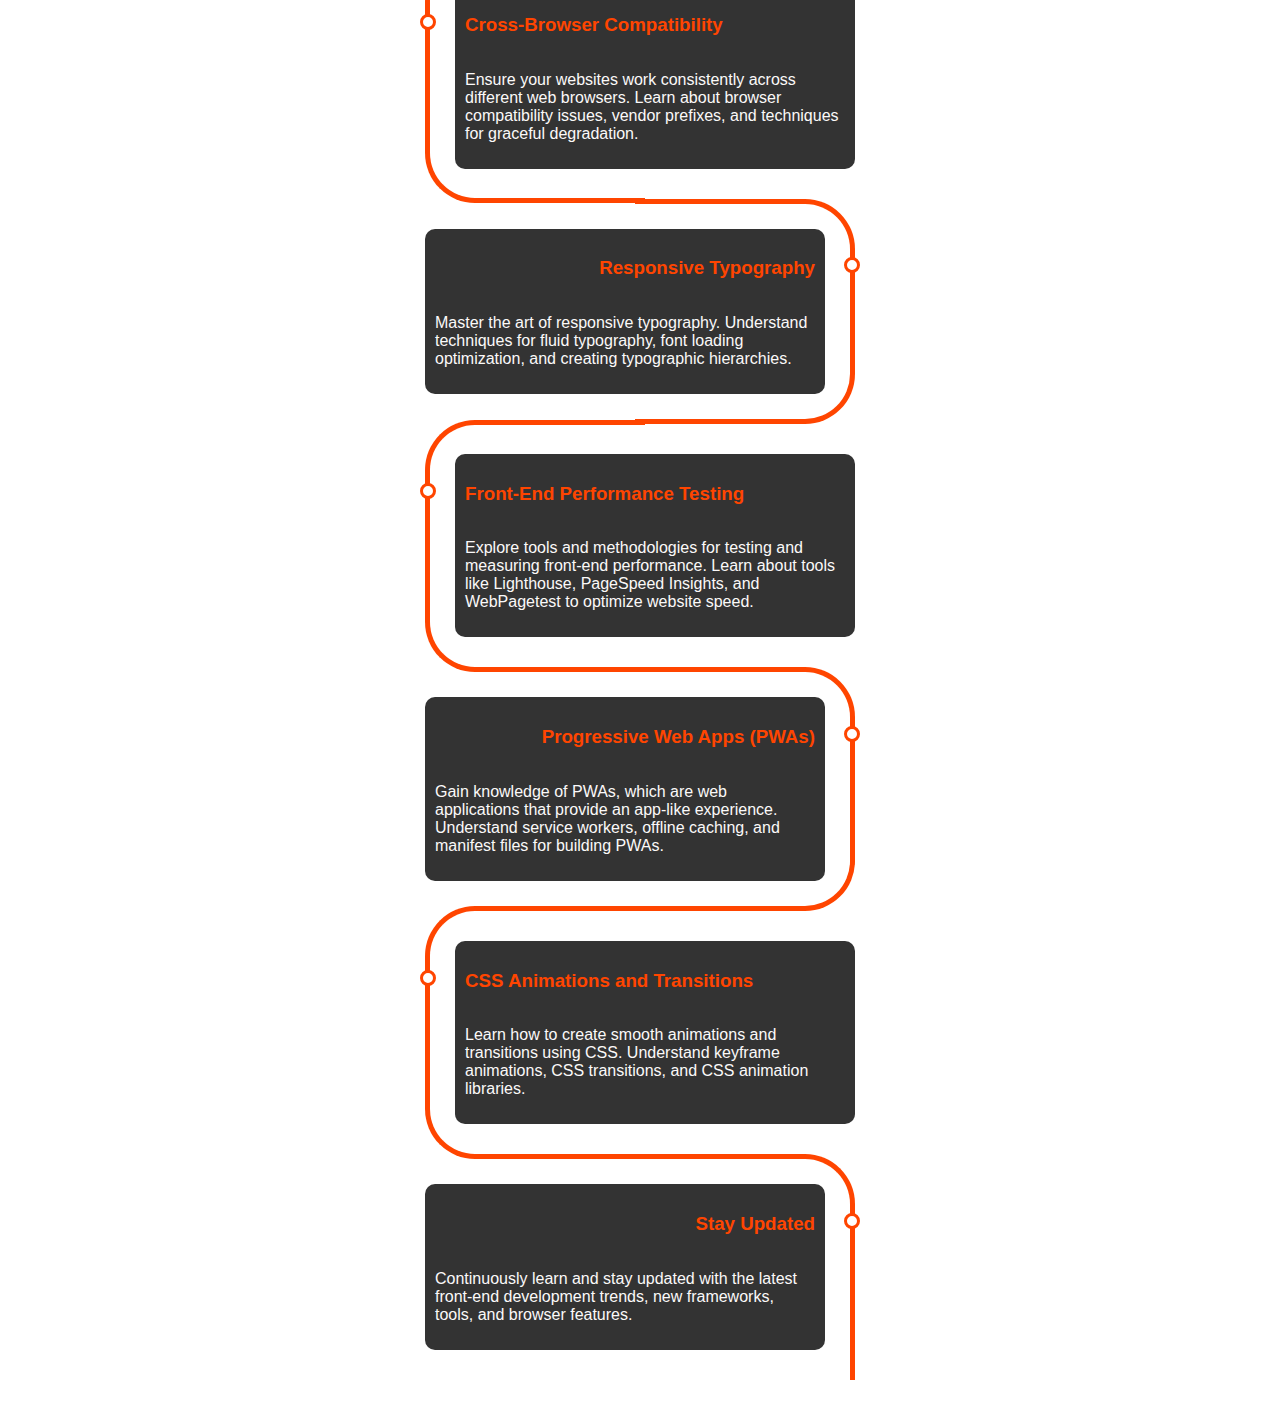
<file: python project/frontend.html>
<!DOCTYPE html>
<html lang="en">

<head>
    <meta charset="UTF-8">
    <meta name="viewport" content="width=device-width, initial-scale=1.0">
    <title>Document</title>
    <link rel="stylesheet" href="boostrap/css/roadmap_style.css">
</head>

<body>
    <div class="container-fluid">
        <h1 class="text-center pt-3 text-primary">Front end developer</h1>
        <div class="timeline">
            <div class="outer">
                <div class="card">
                    <div class="info">
                        <h3 class="title">HTML/CSS</h3>
                        <p>Start by learning the basics of HTML (Hypertext Markup Language) and CSS (Cascading Style
                            Sheets). These languages form the foundation of web development and are used to create the
                            structure and style of web pages </p>
                    </div>
                </div>
                <div class="card">
                    <div class="info">
                        <h3 class="title">JavaScript</h3>
                        <p>Next, dive into JavaScript, a programming language used for client-side scripting. Learn
                            about variables, data types, functions, loops, and conditionals. Familiarize yourself with
                            manipulating the Document Object Model (DOM) to interact with web pages dynamically.</p>
                    </div>
                </div>
                <div class="card">
                    <div class="info">
                        <h3 class="title">Front-End Frameworks</h3>
                        <p>Explore front-end frameworks such as React, Angular, or Vue.js. These frameworks provide
                            reusable components and simplify the development process for creating interactive user
                            interfaces.</p>
                    </div>
                </div>
                <div class="card">
                    <div class="info">
                        <h3 class="title">Responsive Design and CSS Frameworks</h3>
                        <p>Learn about responsive web design techniques to create websites that adapt to different
                            screen sizes and devices. Additionally, explore popular CSS frameworks like Bootstrap or
                            Tailwind CSS to streamline your styling process.</p>
                    </div>
                </div>
                <div class="card">
                    <div class="info">
                        <h3 class="title">CSS Preprocessors</h3>
                        <p> Familiarize yourself with CSS preprocessors like Sass or Less. These tools enhance your CSS workflow by enabling variables, mixins, nesting, and modularization.

                            Version Control: Master a version control system like Git. Understand how to create</p>
                    </div>
                </div>
                <div class="card">
                    <div class="info">
                        <h3 class="title">Web Accessibility</h3>
                        <p>Learn about web accessibility standards and guidelines to ensure that your websites are usable by people with disabilities. Understand concepts like semantic HTML, ARIA attributes, and keyboard navigation </p>
                    </div>
                </div>
                <div class="card">
                    <div class="info">
                        <h3 class="title">Build Tools and Task Runners</h3>
                        <p>Explore build tools like Webpack and task runners like Gulp. These tools automate repetitive tasks, optimize assets, and enhance your development workflow.</p>
                    </div>
                </div>
                <div class="card">
                    <div class="info">
                        <h3 class="title">Browser Developer Tools</h3>
                        <p>Familiarize yourself with the built-in developer tools available in modern web browsers. Learn how to debug, inspect, and profile your web pages for efficient troubleshooting and optimization. </p>
                    </div>
                </div>
                <div class="card">
                    <div class="info">
                        <h3 class="title">Performance Optimization</h3>
                        <p> Study techniques for optimizing the performance of your web applications, including
                            front-end optimization (minification, caching) and back-end optimization (query
                            optimization, caching strategies). </p>
                    </div>
                </div>
                <div class="card">
                    <div class="info">
                        <h3 class="title">Responsive Images</h3>
                        <p>Learn about different approaches for serving responsive images based on device capabilities and screen sizes. Understand concepts like srcset, sizes, and the picture element. </p>
                    </div>
                </div>
                <div class="card">
                    <div class="info">
                        <h3 class="title">UI/UX Principles</h3>
                        <p>Gain knowledge of user interface (UI) and user experience (UX) principles. Understand the importance of usability, visual hierarchy, and intuitive design in creating engaging and user-friendly websites.</p>
                    </div>
                </div>
                <div class="card">
                    <div class="info">
                        <h3 class="title">CSS Grid and Flexbox</h3>
                        <p>Deepen your understanding of CSS Grid and Flexbox, two powerful layout systems in CSS. Learn how to create complex and responsive page layouts efficiently.</p>
                    </div>
                </div>
                <div class="card">
                    <div class="info">
                        <h3 class="title">Cross-Browser Compatibility</h3>
                        <p>Ensure your websites work consistently across different web browsers. Learn about browser compatibility issues, vendor prefixes, and techniques for graceful degradation.</p>
                    </div>
                </div>
                <div class="card">
                    <div class="info">
                        <h3 class="title">Responsive Typography</h3>
                        <p>  Master the art of responsive typography. Understand techniques for fluid typography, font loading optimization, and creating typographic hierarchies.</p>
                    </div>
                </div>
                <div class="card">
                    <div class="info">
                        <h3 class="title">Front-End Performance Testing</h3>
                        <p> Explore tools and methodologies for testing and measuring front-end performance. Learn about tools like Lighthouse, PageSpeed Insights, and WebPagetest to optimize website speed.</p>
                    </div>
                </div>
                <div class="card">
                    <div class="info">
                        <h3 class="title">Progressive Web Apps (PWAs)</h3>
                        <p> Gain knowledge of PWAs, which are web applications that provide an app-like experience. Understand service workers, offline caching, and manifest files for building PWAs.</p>
                    </div>
                </div>
                <div class="card">
                    <div class="info">
                        <h3 class="title">CSS Animations and Transitions</h3>
                        <p> Learn how to create smooth animations and transitions using CSS. Understand keyframe animations, CSS transitions, and CSS animation libraries.</p>
                    </div>
                </div>
                <div class="card">
                    <div class="info">
                        <h3 class="title">Stay Updated</h3>
                        <p> Continuously learn and stay updated with the latest front-end development trends, new frameworks, tools, and browser features.</p>
                    </div>
                </div>
            </div>
        </div>
    </div>
</body>
</html>
</file>
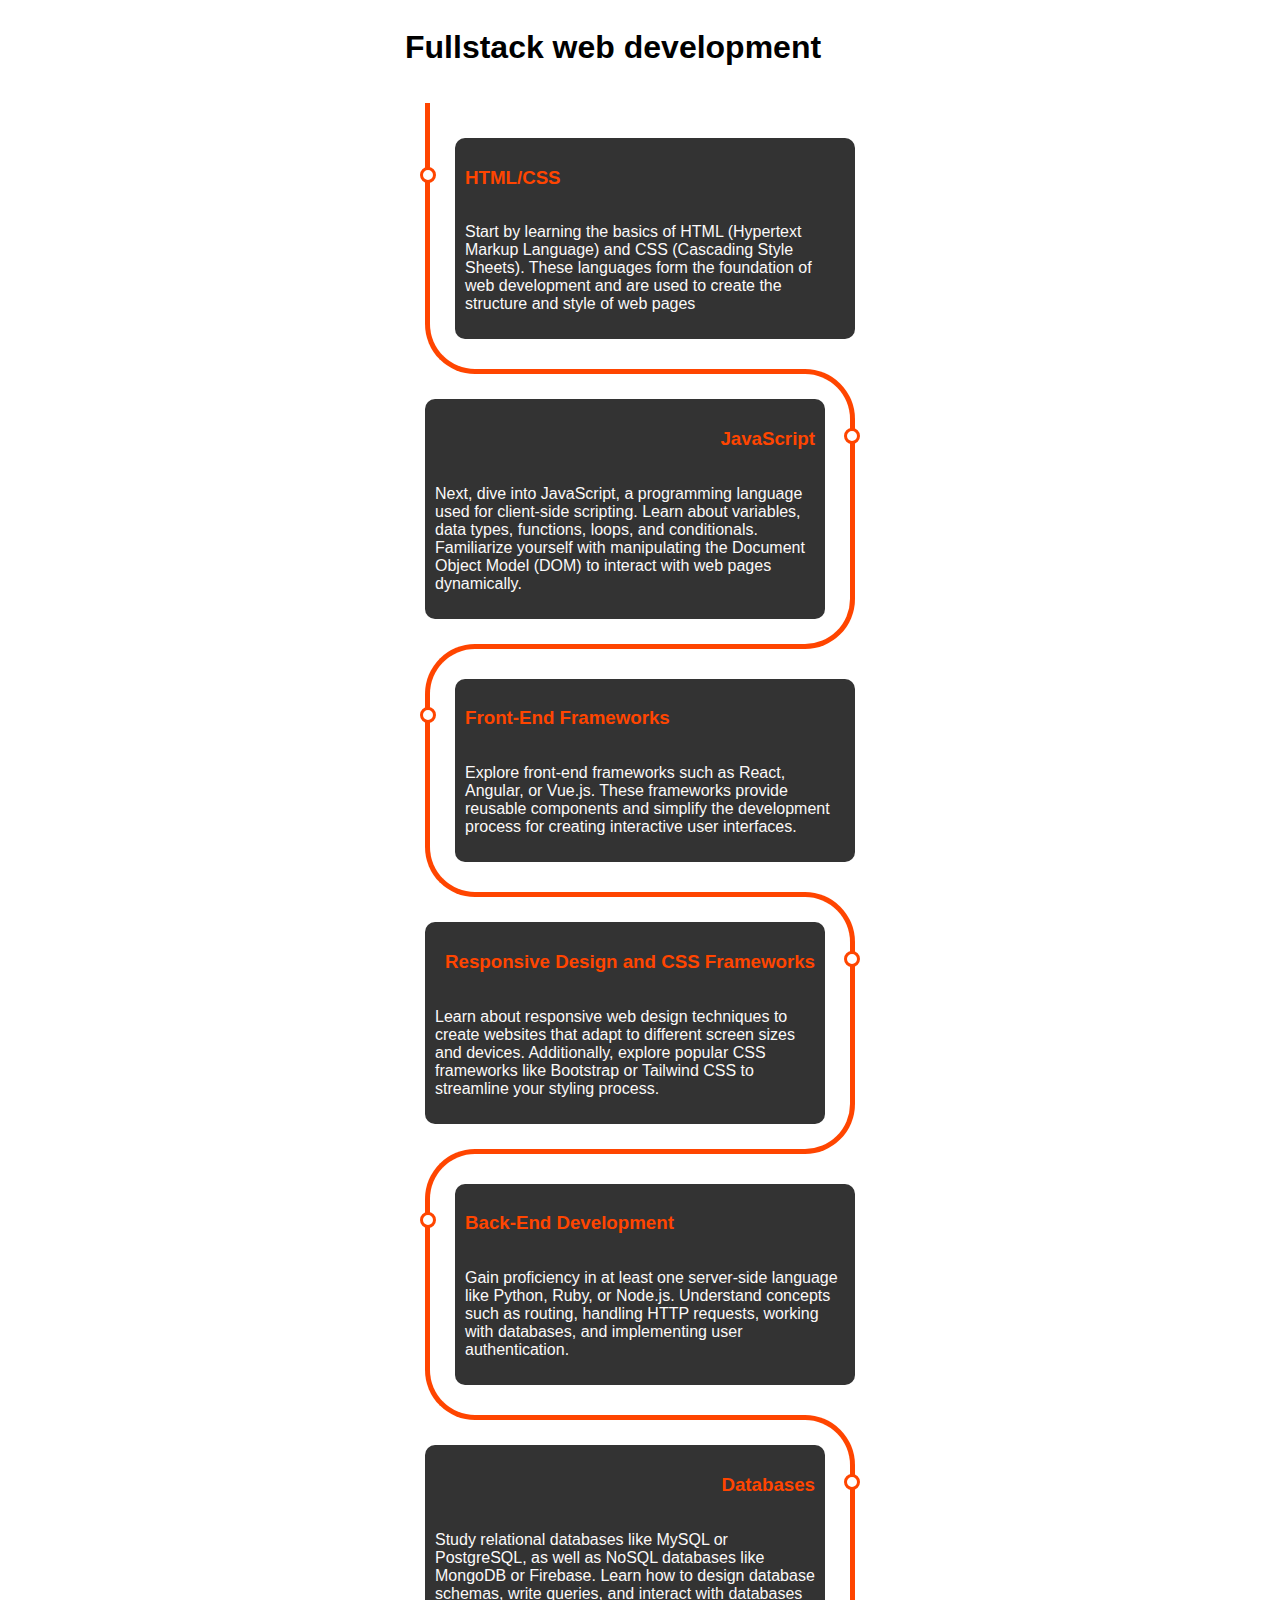
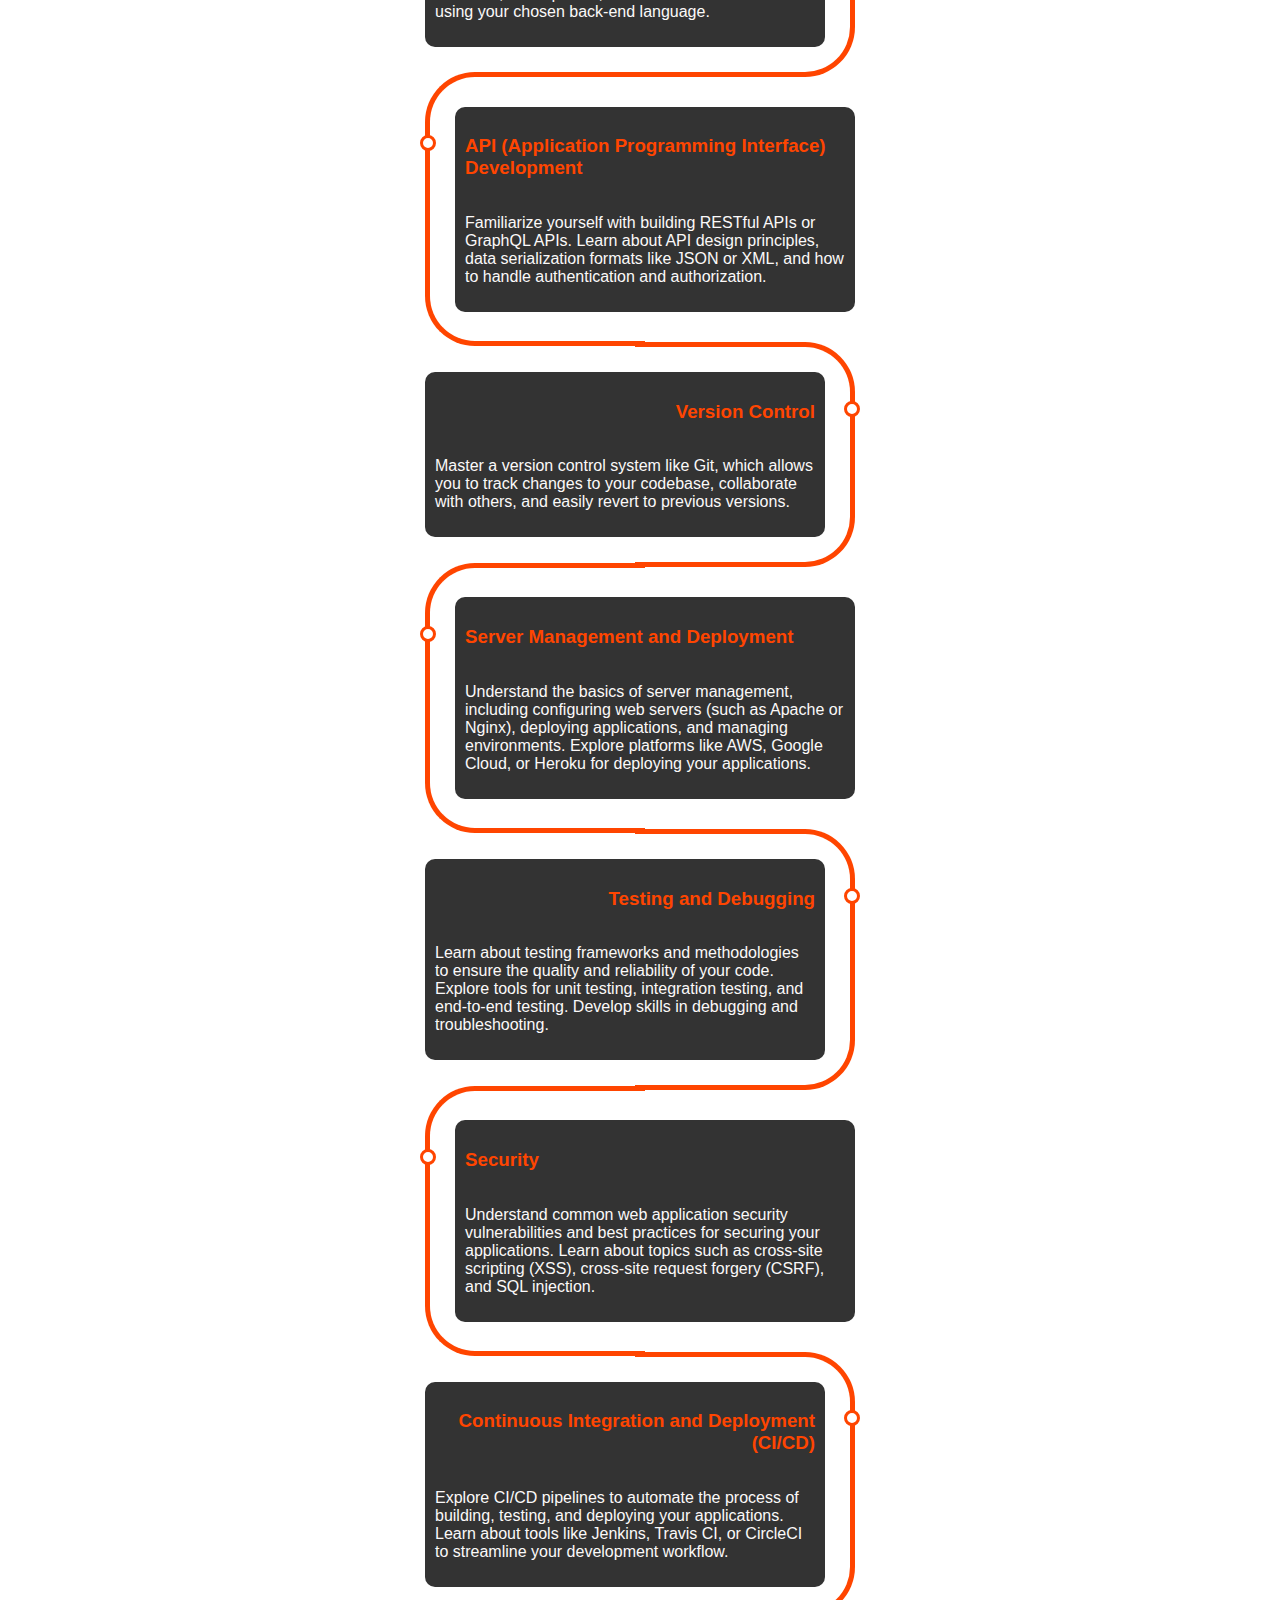
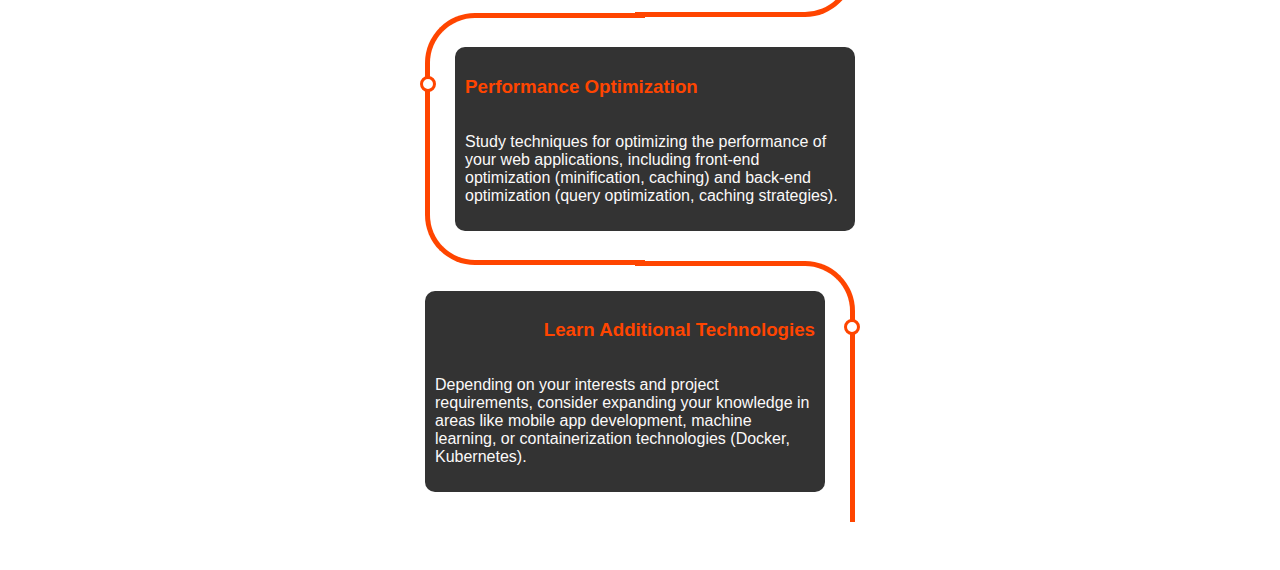
<file: python project/fullstack.html>
<!DOCTYPE html>
<html lang="en">
<head>
    <meta charset="UTF-8">
    <meta name="viewport" content="width=device-width, initial-scale=1.0">
    <title>Document</title>
    <link rel="stylesheet" href="boostrap/css/roadmap_style.css">
</head>
<body>
    <div class="container-fluid">
        <h1 class="text-center pt-3 text-primary">Fullstack web development</h1>
        <div class="timeline">
            <div class="outer">
                <div class="card">
                    <div class="info">
                        <h3 class="title">HTML/CSS</h3>
                        <p>Start by learning the basics of HTML (Hypertext Markup Language) and CSS (Cascading Style
                            Sheets). These languages form the foundation of web development and are used to create the
                            structure and style of web pages </p>
                    </div>
                </div>
                <div class="card">
                    <div class="info">
                        <h3 class="title">JavaScript</h3>
                        <p>Next, dive into JavaScript, a programming language used for client-side scripting. Learn
                            about variables, data types, functions, loops, and conditionals. Familiarize yourself with
                            manipulating the Document Object Model (DOM) to interact with web pages dynamically.</p>
                    </div>
                </div>
                <div class="card">
                    <div class="info">
                        <h3 class="title">Front-End Frameworks</h3>
                        <p>Explore front-end frameworks such as React, Angular, or Vue.js. These frameworks provide
                            reusable components and simplify the development process for creating interactive user
                            interfaces.</p>
                    </div>
                </div>
                <div class="card">
                    <div class="info">
                        <h3 class="title">Responsive Design and CSS Frameworks</h3>
                        <p>Learn about responsive web design techniques to create websites that adapt to different
                            screen sizes and devices. Additionally, explore popular CSS frameworks like Bootstrap or
                            Tailwind CSS to streamline your styling process.</p>
                    </div>
                </div>
                <div class="card">
                    <div class="info">
                        <h3 class="title">Back-End Development</h3>
                        <p>Gain proficiency in at least one server-side language like Python, Ruby, or Node.js.
                            Understand concepts such as routing, handling HTTP requests, working with databases, and
                            implementing user authentication. </p>
                    </div>
                </div>
                <div class="card">
                    <div class="info">
                        <h3 class="title">Databases</h3>
                        <p>Study relational databases like MySQL or PostgreSQL, as well as NoSQL databases like MongoDB
                            or Firebase. Learn how to design database schemas, write queries, and interact with
                            databases using your chosen back-end language. </p>
                    </div>
                </div>
                <div class="card">
                    <div class="info">
                        <h3 class="title">API (Application Programming Interface) Development</h3>
                        <p>Familiarize yourself with building RESTful APIs or GraphQL APIs. Learn about API design
                            principles, data serialization formats like JSON or XML, and how to handle authentication
                            and authorization. </p>
                    </div>
                </div>
                <div class="card">
                    <div class="info">
                        <h3 class="title">Version Control</h3>
                        <p>Master a version control system like Git, which allows you to track changes to your codebase,
                            collaborate with others, and easily revert to previous versions. </p>
                    </div>
                </div>
                <div class="card">
                    <div class="info">
                        <h3 class="title">Server Management and Deployment</h3>
                        <p>Understand the basics of server management, including configuring web servers (such as Apache
                            or Nginx), deploying applications, and managing environments. Explore platforms like AWS,
                            Google Cloud, or Heroku for deploying your applications. </p>
                    </div>
                </div>
                <div class="card">
                    <div class="info">
                        <h3 class="title">Testing and Debugging</h3>
                        <p>Learn about testing frameworks and methodologies to ensure the quality and reliability of
                            your code. Explore tools for unit testing, integration testing, and end-to-end testing.
                            Develop skills in debugging and troubleshooting.</p>
                    </div>
                </div>
                <div class="card">
                    <div class="info">
                        <h3 class="title">Security</h3>
                        <p>Understand common web application security vulnerabilities and best practices for securing
                            your applications. Learn about topics such as cross-site scripting (XSS), cross-site request
                            forgery (CSRF), and SQL injection.</p>
                    </div>
                </div>
                <div class="card">
                    <div class="info">
                        <h3 class="title">Continuous Integration and Deployment (CI/CD)</h3>
                        <p>Explore CI/CD pipelines to automate the process of building, testing, and deploying your
                            applications. Learn about tools like Jenkins, Travis CI, or CircleCI to streamline your
                            development workflow.</p>
                    </div>
                </div>
                <div class="card">
                    <div class="info">
                        <h3 class="title">Performance Optimization</h3>
                        <p> Study techniques for optimizing the performance of your web applications, including
                            front-end optimization (minification, caching) and back-end optimization (query
                            optimization, caching strategies). </p>
                    </div>
                </div>
                <div class="card">
                    <div class="info">
                        <h3 class="title">Learn Additional Technologies</h3>
                        <p> Depending on your interests and project requirements, consider expanding your knowledge in
                            areas like mobile app development, machine learning, or containerization technologies
                            (Docker, Kubernetes).</p>
                    </div>
                </div>
            </div>
        </div>
    </div>
</body>
</html>
</file>
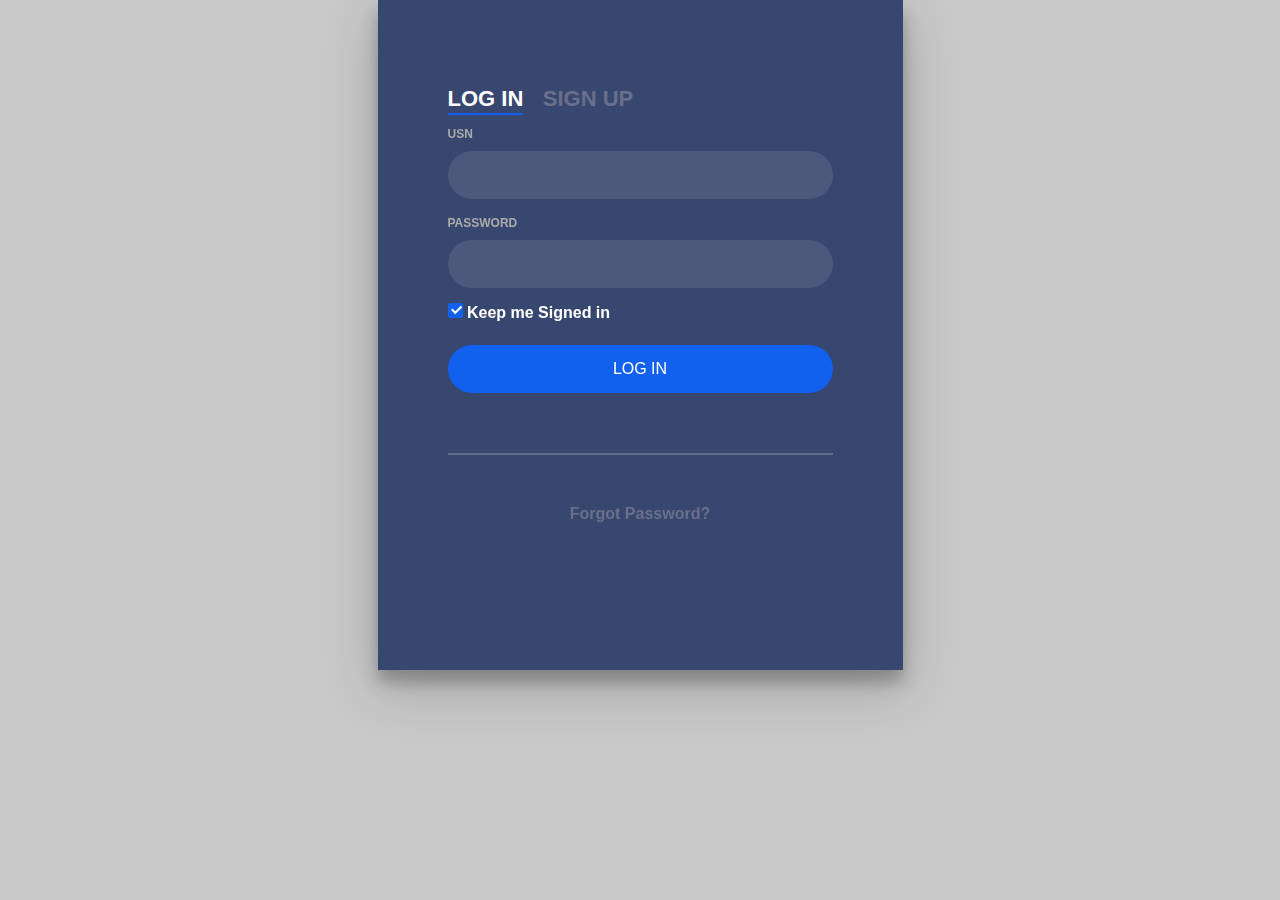
<file: python project/loginpage.html>
<!DOCTYPE html>
<html lang="en">
<head>
    <meta charset="UTF-8">
    <meta http-equiv="X-UA-Compatible" content="IE=edge">
    <meta name="viewport" content="width=device-width, initial-scale=1.0">
    <title>CodifyLearn</title>
    <link rel="stylesheet" href="https://use.fontawesome.com/releases/v5.8.1/css/all.css">
    <link rel="stylesheet" href="boostrap/css/font.css">
    <link rel="stylesheet" href="boostrap/css/bootstrap.css">
    <link rel="stylesheet" href="boostrap/css/mdb.css">
    <link rel="stylesheet" href="boostrap/css/style.css">
    <style>
         body{                                
  margin:0;
  color:#6a6f8c;
  background:#c8c8c8;
  font:600 16px/18px 'Open Sans',sans-serif;
}
*,:after,:before{box-sizing:border-box}
.clearfix:after,.clearfix:before{content:'';display:table}
.clearfix:after{clear:both;display:block}
a{color:inherit;text-decoration:none}

.login-wrap{
  width:100%;
  margin:auto;
  max-width:525px;
  min-height:670px;
  position:relative;
  background:url(https://images.static-collegedunia.com/public/college_data/images/appImage/28378_ALVA_NEW.jpg) no-repeat center;
  box-shadow:0 12px 15px 0 rgba(0,0,0,.24),0 17px 50px 0 rgba(0,0,0,.19);
}
.login-html{
  width:100%;
  height:100%;
  position:absolute;
  padding:90px 70px 50px 70px;
  background:rgba(40,57,101,.9);
}
.login-html .sign-in-htm,
.login-html .sign-up-htm{
  top:0;
  left:0;
  right:0;
  bottom:0;
  position:absolute;
  transform:rotateY(180deg);
  backface-visibility:hidden;
  transition:all .4s linear;
}
.login-html .sign-in,
.login-html .sign-up,
.login-form .group .check{
  display:none;
}
.login-html .tab,
.login-form .group .label,
.login-form .group .button{
  text-transform:uppercase;
}
.login-html .tab{
  font-size:22px;
  margin-right:15px;
  padding-bottom:5px;
  margin:0 15px 10px 0;
  display:inline-block;
  border-bottom:2px solid transparent;
}
.login-html .sign-in:checked + .tab,
.login-html .sign-up:checked + .tab{
  color:#fff;
  border-color:#1161ee;
}
.login-form{
  min-height:345px;
  position:relative;
  perspective:1000px;
  transform-style:preserve-3d;
}
.login-form .group{
  margin-bottom:15px;
}
.login-form .group .label,
.login-form .group .input,
.login-form .group .button{
  width:100%;
  color:#fff;
  display:block;
}
.login-form .group .input,
.login-form .group .button{
  border:none;
  padding:15px 20px;
  border-radius:25px;
  background:rgba(255,255,255,.1);
}
.login-form .group input[data-type="password"]{
  text-security:circle;
  -webkit-text-security:circle;
}
.login-form .group .label{
  color:#aaa;
  font-size:12px;
}
.login-form .group .button{
  background:#1161ee;
}
.login-form .group label .icon{
  width:15px;
  height:15px;
  border-radius:2px;
  position:relative;
  display:inline-block;
  background:rgba(255,255,255,.1);
}
.login-form .group label .icon:before,
.login-form .group label .icon:after{
  content:'';
  width:10px;
  height:2px;
  background:#fff;
  position:absolute;
  transition:all .2s ease-in-out 0s;
}
.login-form .group label .icon:before{
  left:3px;
  width:5px;
  bottom:6px;
  transform:scale(0) rotate(0);
}
.login-form .group label .icon:after{
  top:6px;
  right:0;
  transform:scale(0) rotate(0);
}
.login-form .group .check:checked + label{
  color:#fff;
}
.login-form .group .check:checked + label .icon{
  background:#1161ee;
}
.login-form .group .check:checked + label .icon:before{
  transform:scale(1) rotate(45deg);
}
.login-form .group .check:checked + label .icon:after{
  transform:scale(1) rotate(-45deg);
}
.login-html .sign-in:checked + .tab + .sign-up + .tab + .login-form .sign-in-htm{
  transform:rotate(0);
}
.login-html .sign-up:checked + .tab + .login-form .sign-up-htm{
  transform:rotate(0);
}

.hr{
  height:2px;
  margin:60px 0 50px 0;
  background:rgba(255,255,255,.2);
}
.foot-lnk{
  text-align:center;
}
    </style>
</head>
<body>
    <div class="login-wrap">
        <div class="login-html">
          <input id="tab-1" type="radio" name="tab" class="sign-in" checked><label for="tab-1" class="tab">Log In</label>
          <input id="tab-2" type="radio" name="tab" class="sign-up"><label for="tab-2" class="tab">Sign Up</label>
          <div class="login-form">
            <div class="sign-in-htm">
              <div class="group">
                <label for="user" class="label">USN</label>
                <input id="user" type="text" class="input">
              </div>
              <div class="group">
                <label for="pass" class="label">Password</label>
                <input id="pass" type="password" class="input" data-type="password">
              </div>
              <div class="group">
                <input id="check" type="checkbox" class="check" checked>
                <label for="check"><span class="icon"></span> Keep me Signed in</label>
              </div>
              <div class="group">
                <input type="submit" class="button" value="log In">
              </div>
              <div class="hr"></div>
              <div class="foot-lnk">
                <a href="#forgot">Forgot Password?</a>
              </div>
            </div>
            <div class="sign-up-htm">
              <div class="group">
                <label for="user" class="label">usn</label>
                <input id="user" type="text" class="input">
              </div>
              <div class="group">
                <label for="pass" class="label">Email Address</label>
                <input id="pass" type="text" class="input">
              </div>
              <div class="group">
                <label for="pass" class="label">Password</label>
                <input id="pass" type="password" class="input" data-type="password">
              </div>
              <div class="group">
                <label for="pass" class="label">conform Password</label>
                <input id="pass" type="password" class="input" data-type="password">
              </div>
              <div class="group">
                <input type="submit" class="button" value="Sign Up">
              </div>
              <div class="hr"></div>
              <div class="foot-lnk">
                <label for="tab-1">Already Member?</a>
              </div>
            </div>
          </div>
        </div>
      </div>
    <script src="boostrap/js/jquery.js"></script>
    <script src="boostrap/js/popper.js"></script>
    <script src="boostrap/js/bootstrap.js"></script>
    <script src="boostrap/js/mdb.js"></script>
</body>
</html>
</file>
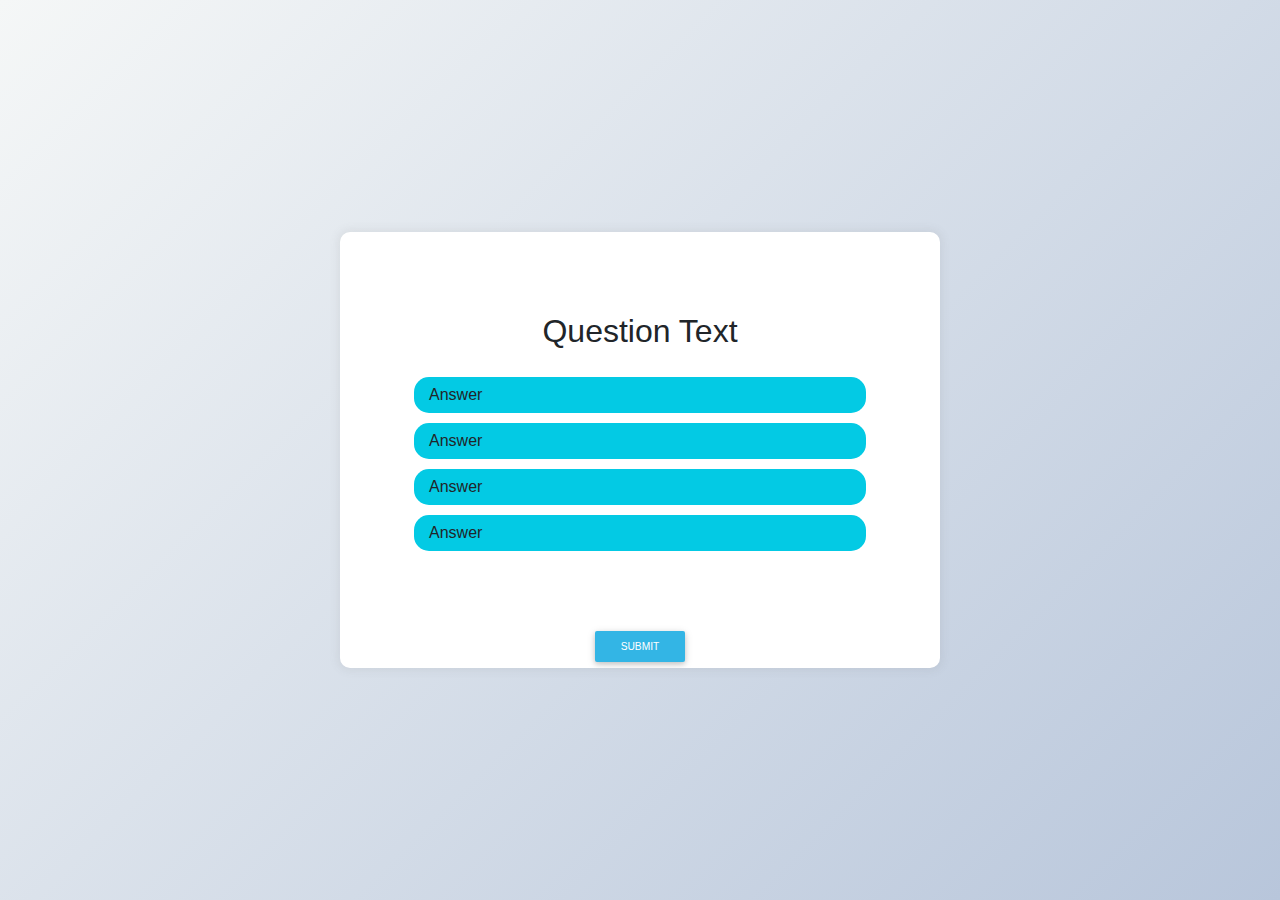
<file: python project/QUIZE  page..HTML>
<!doctype html>
<html lang="en">

<head>
  <meta charset="utf-8">
  <meta name="viewport" content="width=device-width, initial-scale=1">
  <title>Bootstrap demo</title>
  <link rel="stylesheet" href="https://use.fontawesome.com/releases/v5.8.1/css/all.css">
  <link rel="stylesheet" href="boostrap/css/font.css">
  <link rel="stylesheet" href="boostrap/css/bootstrap.css">
  <link rel="stylesheet" href="boostrap/css/mdb.css">
  <link rel="stylesheet" href="boostrap/css/style.css">
  <link href="https://cdn.jsdelivr.net/npm/bootstrap@5.3.0/dist/css/bootstrap.min.css" rel="stylesheet"
    integrity="sha384-9ndCyUaIbzAi2FUVXJi0CjmCapSmO7SnpJef0486qhLnuZ2cdeRhO02iuK6FUUVM" crossorigin="anonymous">
  <style>
    /* coding with nick */
    /* @import url('https://fonts.googleapis.com/css2?family=Poppins:wght@200;300;400;500&display=swap'); */
    * {
      box-sizing: border-box;
    }

    body {
      background-color: #b8c6db;
      background-image: linear-gradient(315deg, #b8c6db 0%, #f5f7f7 100%);
      font-family: 'Poppins', sans-serif;
      display: flex;
      align-items: center;
      justify-content: center;
      height: 100vh;
      overflow: hidden;
      margin: 0;
    }

    .quiz-container {
      background-color: #fff;
      border-radius: 10px;
      box-shadow: 0 0 10px 2px rgba(100, 100, 100, 0.1);
      width: 600px;
      overflow: hidden;
    }

    .quiz-header {
      padding: 4rem;
    }

    h2 {
      padding: 1rem;
      text-align: center;
      margin: 0;
    }

    button:hover {
      background-color: #04adc4;
    }

    button:focus {
      outline: none;
      background-color: #44b927;
    }
    .ans input{
      opacity: 0;
      position: absolute;
      left: 0;
      top: 0;
      width: 100%;
      height: 100%; 
      z-index: 1;
      cursor: pointer;
    }
    .ans label{
      display: block;
      padding: 6px 15px;
      margin: 10px;
      background-color: #03cae4;
      border-radius: 15px;
      transition: all 0.3s ease-out;
    }

  </style>
</head>

<body>
  <div class="quiz-container" id="quiz">
    <div class="quiz-header">
      <h2 id="question">Question Text</h2>
      <div class="ans">
        <input type="radio" name="answer" id="a" class="answer">
        <label for="a" id="a_text">Answer</label>
      </div>
      <div class="ans">
        <input type="radio" name="answer" id="b" class="answer">
        <label for="b" id="b_text">Answer</label>
      </div>
      <div class="ans">
        <input type="radio" name="answer" id="c" class="answer">
        <label for="c" id="c_text">Answer</label>
      </div>
      <div class="ans">
        <input type="radio" name="answer" id="d" class="answer">
        <label for="d" id="d_text">Answer</label>
      </div>
    </div>
    <div class="text-center">
      <button class="btn btn-sm btn-info">Submit</button>
    </div>
    </div>
  <script src="https://cdn.jsdelivr.net/npm/bootstrap@5.3.0/dist/js/bootstrap.bundle.min.js" integrity="sha384-geWF76RCwLtnZ8qwWowPQNguL3RmwHVBC9FhGdlKrxdiJJigb/j/68SIy3Te4Bkz" crossorigin="anonymous"></script>
</body>
</html>
</file>
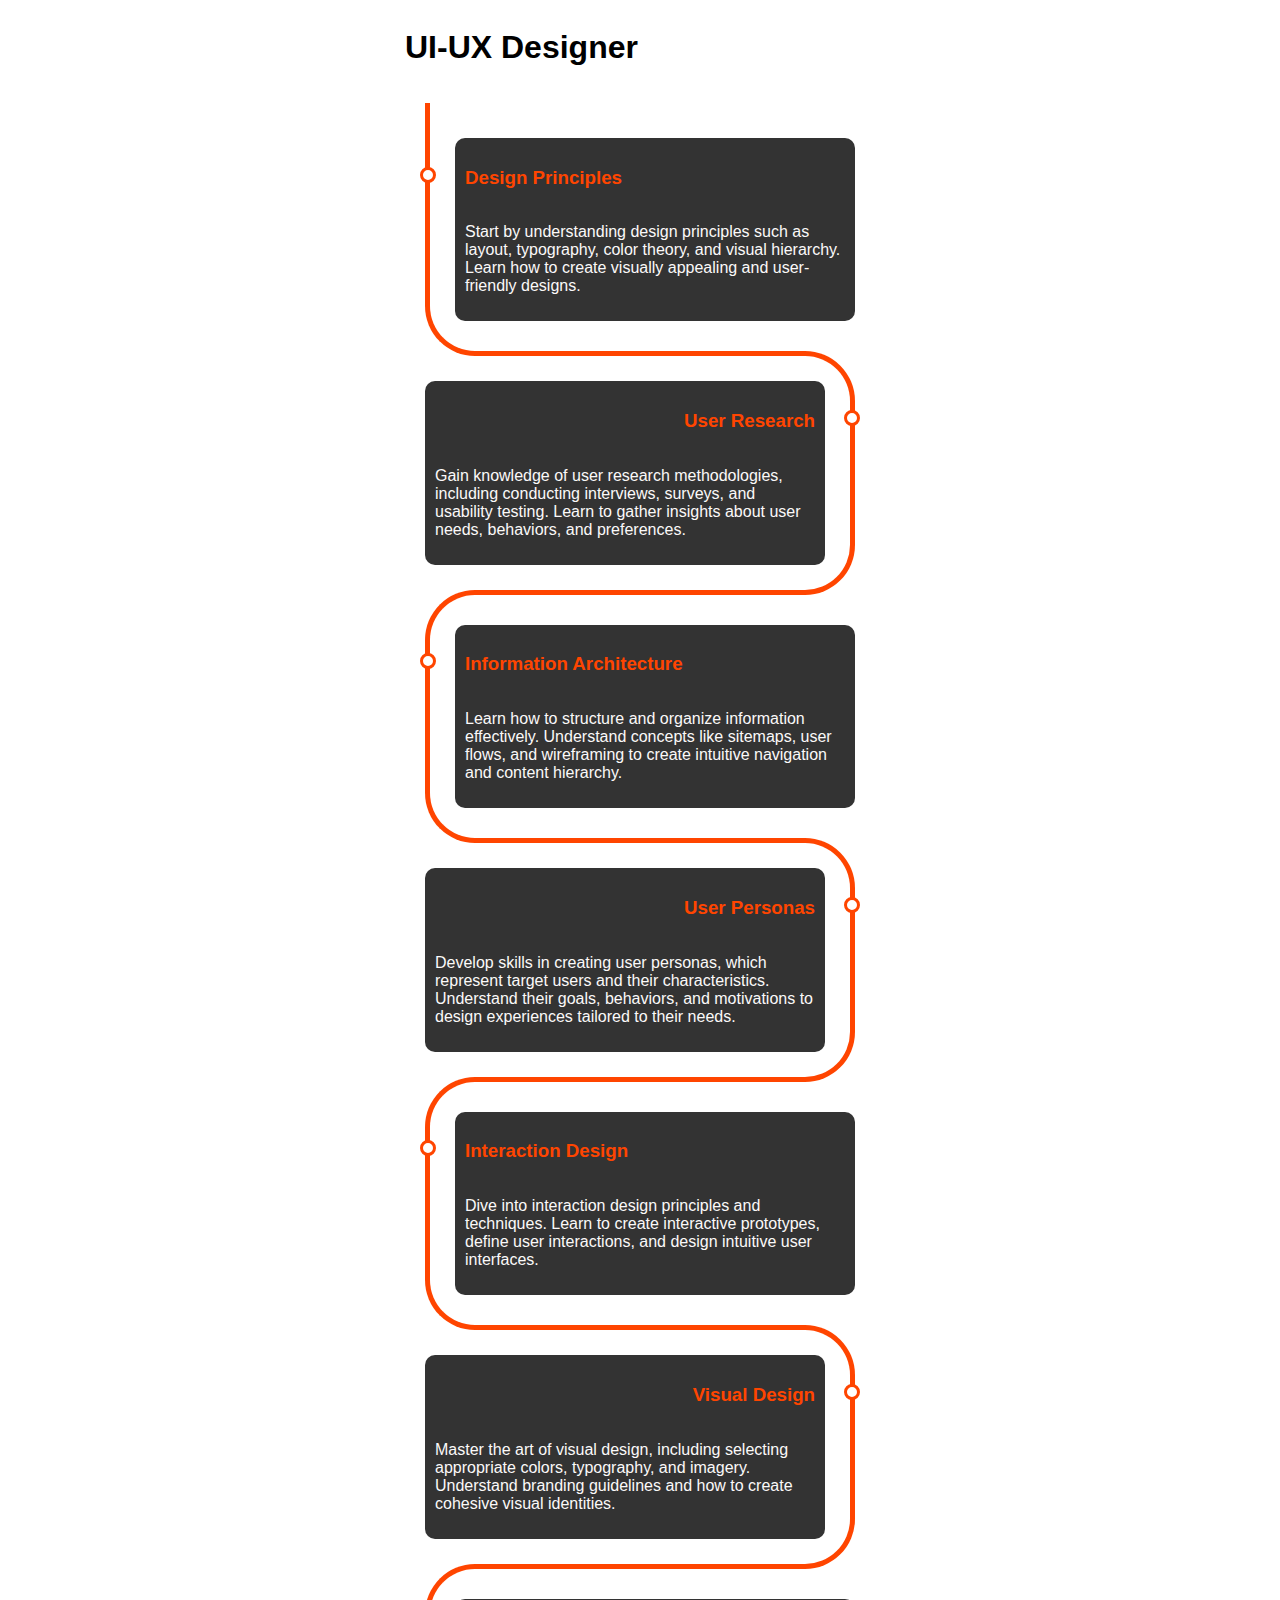
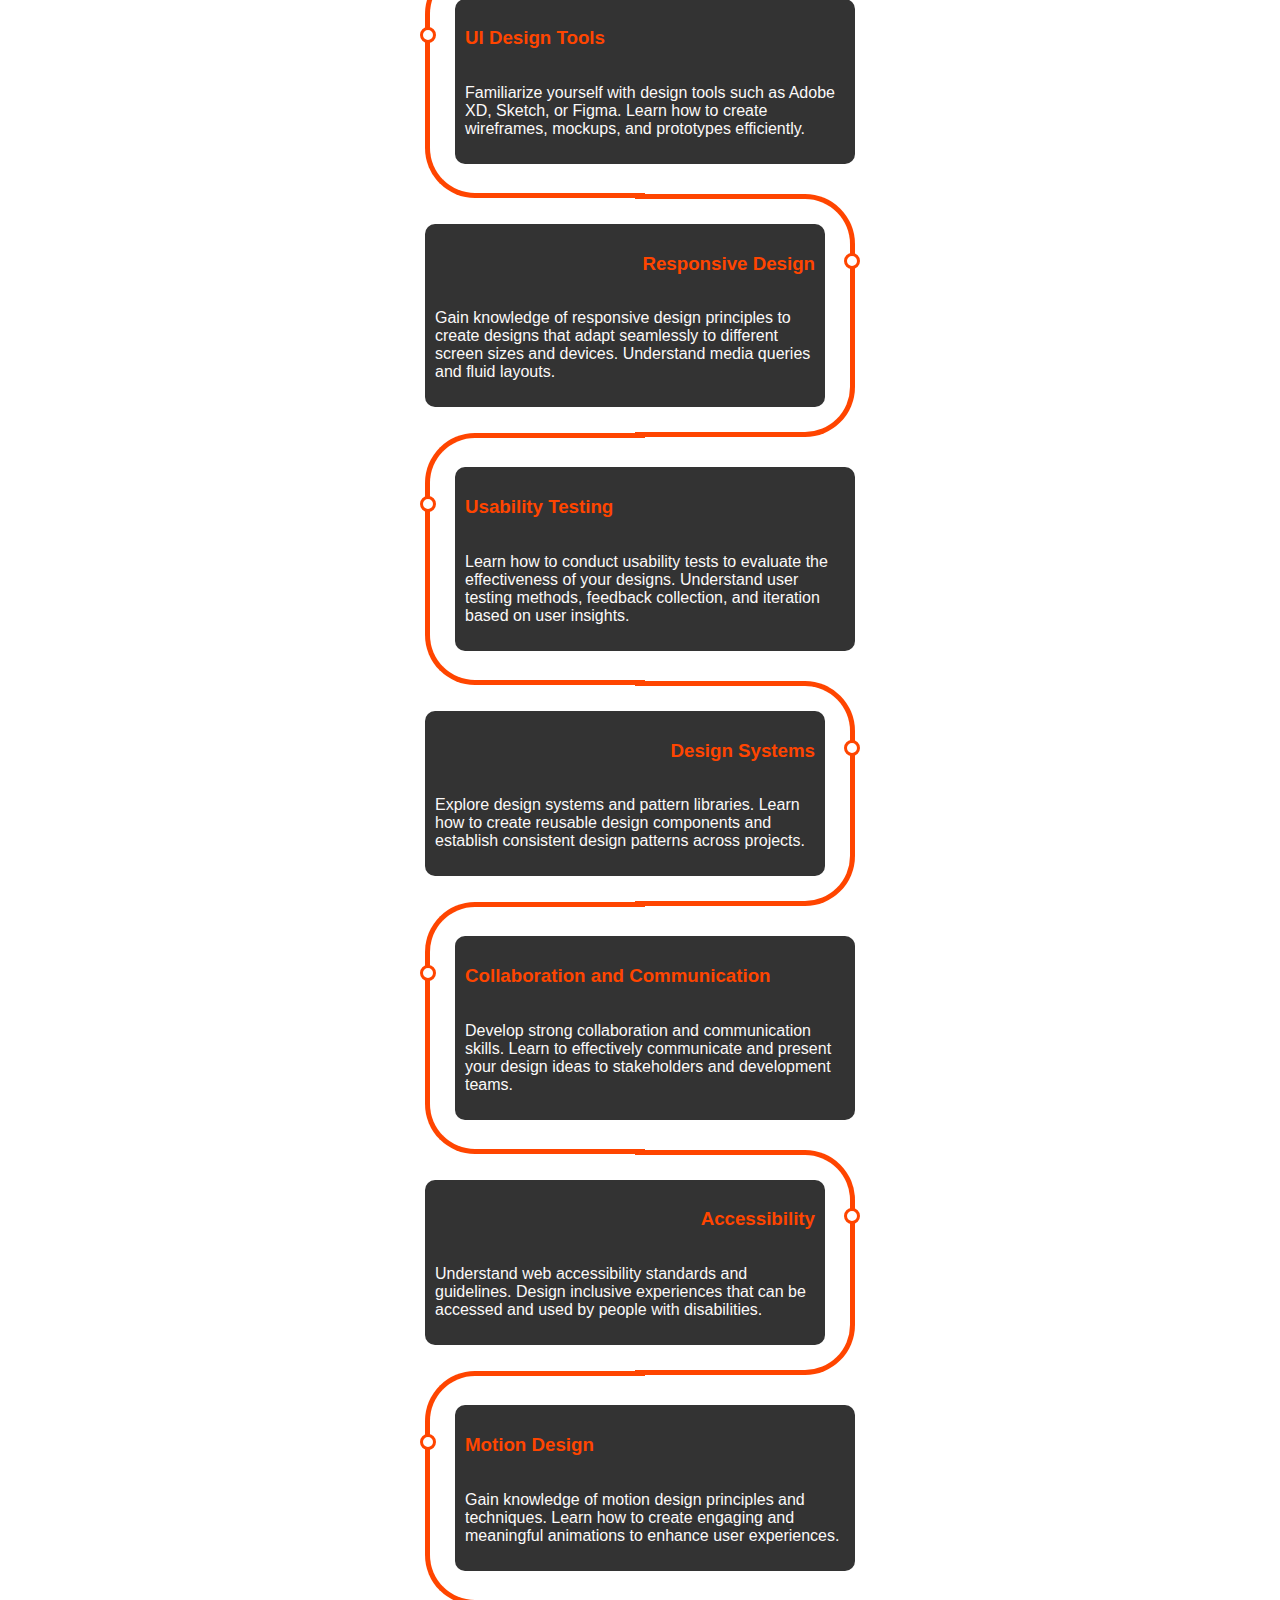
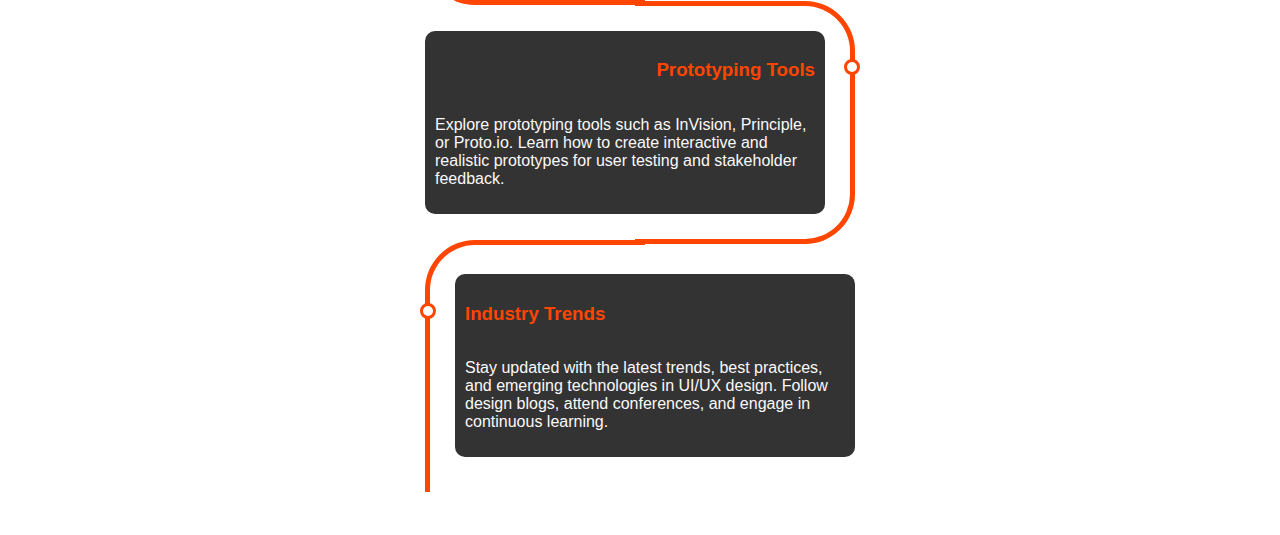
<file: python project/ui&ux.html>
<!DOCTYPE html>
<html lang="en">

<head>
    <meta charset="UTF-8">
    <meta name="viewport" content="width=device-width, initial-scale=1.0">
    <title>Document</title>
    <link rel="stylesheet" href="boostrap/css/roadmap_style.css">
</head>

<body>
    <div class="container-fluid">
        <h1 class="text-center pt-3 text-primary"> UI-UX Designer</h1>
        <div class="timeline">
            <div class="outer">
                <div class="card">
                    <div class="info">
                        <h3 class="title">Design Principles</h3>
                        <p>Start by understanding design principles such as layout, typography, color theory, and visual hierarchy. Learn how to create visually appealing and user-friendly designs. </p>
                    </div>
                </div>
                <div class="card">
                    <div class="info">
                        <h3 class="title">User Research</h3>
                        <p> Gain knowledge of user research methodologies, including conducting interviews, surveys, and usability testing. Learn to gather insights about user needs, behaviors, and preferences.</p>
                    </div>
                </div>
                <div class="card">
                    <div class="info">
                        <h3 class="title">Information Architecture</h3>
                        <p>Learn how to structure and organize information effectively. Understand concepts like sitemaps, user flows, and wireframing to create intuitive navigation and content hierarchy.</p>
                    </div>
                </div>
                <div class="card">
                    <div class="info">
                        <h3 class="title">User Personas</h3>
                        <p>Develop skills in creating user personas, which represent target users and their characteristics. Understand their goals, behaviors, and motivations to design experiences tailored to their needs.</p>
                    </div>
                </div>
                <div class="card">
                    <div class="info">
                        <h3 class="title">Interaction Design</h3>
                        <p>Dive into interaction design principles and techniques. Learn to create interactive prototypes, define user interactions, and design intuitive user interfaces. </p>
                    </div>
                </div>
                <div class="card">
                    <div class="info">
                        <h3 class="title">Visual Design</h3>
                        <p>Master the art of visual design, including selecting appropriate colors, typography, and imagery. Understand branding guidelines and how to create cohesive visual identities. </p>
                    </div>
                </div>
                <div class="card">
                    <div class="info">
                        <h3 class="title">UI Design Tools</h3>
                        <p>Familiarize yourself with design tools such as Adobe XD, Sketch, or Figma. Learn how to create wireframes, mockups, and prototypes efficiently. </p>
                    </div>
                </div>
                <div class="card">
                    <div class="info">
                        <h3 class="title">Responsive Design</h3>
                        <p>Gain knowledge of responsive design principles to create designs that adapt seamlessly to different screen sizes and devices. Understand media queries and fluid layouts. </p>
                    </div>
                </div>
                <div class="card">
                    <div class="info">
                        <h3 class="title">Usability Testing</h3>
                        <p>Learn how to conduct usability tests to evaluate the effectiveness of your designs. Understand user testing methods, feedback collection, and iteration based on user insights.</p>
                    </div>
                </div>
                <div class="card">
                    <div class="info">
                        <h3 class="title">Design Systems</h3>
                        <p>Explore design systems and pattern libraries. Learn how to create reusable design components and establish consistent design patterns across projects.</p>
                    </div>
                </div>
                <div class="card">
                    <div class="info">
                        <h3 class="title">Collaboration and Communication</h3>
                        <p>Develop strong collaboration and communication skills. Learn to effectively communicate and present your design ideas to stakeholders and development teams.</p>
                    </div>
                </div>
                <div class="card">
                    <div class="info">
                        <h3 class="title">Accessibility</h3>
                        <p> Understand web accessibility standards and guidelines. Design inclusive experiences that can be accessed and used by people with disabilities.</p>
                    </div>
                </div>
                <div class="card">
                    <div class="info">
                        <h3 class="title">Motion Design</h3>
                        <p> Gain knowledge of motion design principles and techniques. Learn how to create engaging and meaningful animations to enhance user experiences.</p>
                    </div>
                </div>
                <div class="card">
                    <div class="info">
                        <h3 class="title">Prototyping Tools</h3>
                        <p>Explore prototyping tools such as InVision, Principle, or Proto.io. Learn how to create interactive and realistic prototypes for user testing and stakeholder feedback.</p>
                    </div>
                </div>
                <div class="card">
                    <div class="info">
                        <h3 class="title">Industry Trends</h3>
                        <p> Stay updated with the latest trends, best practices, and emerging technologies in UI/UX design. Follow design blogs, attend conferences, and engage in continuous learning.</p>
                    </div>
                </div>
            </div>
        </div>
    </div>
</body>

</html>
</file>
<file: python project/boostrap/css/roadmap_style.css>
:root {
    --primary-color: white;
    --background-color: white;
    --font: sans-serif;
}

body {
    background: var(--background-color);
    font-family: var(--font);
    display: flex;
    justify-content: center;
}

/* Timeline Container */
.timeline {
    background: var(--primary-color);
    margin: 20px auto;
    padding: 20px;
}

/* Card container */
.card {
    position: relative;
    max-width: 400px;
}

/* setting padding based on even or odd */
.card:nth-child(odd) {
    padding: 30px 0 30px 30px;
}

.card:nth-child(even) {
    padding: 30px 30px 30px 0;
}

/* Global ::before */
.card::before {
    content: "";
    position: absolute;
    width: 50%;
    border: solid orangered;
}

/* Setting the border of top, bottom, left */
.card:nth-child(odd)::before {
    left: 0px;
    top: -4.5px;
    bottom: -4.5px;
    border-width: 5px 0 5px 5px;
    border-radius: 50px 0 0 50px;
}

/* Setting the border of top, bottom, right */
.card:nth-child(even)::before {
    right: 0;
    top: 0;
    bottom: 0;
    border-width: 5px 5px 5px 0;
    border-radius: 0 50px 50px 0;
}

/* Removing the border if it is the first card */
.card:first-child::before {
    border-top: 0;
    border-top-left-radius: 0;
}

/* Removing the border if it is the last card  and it's odd */
.card:last-child:nth-child(odd)::before {
    border-bottom: 0;
    border-bottom-left-radius: 0;
}

/* Removing the border if it is the last card  and it's even */
.card:last-child:nth-child(even)::before {
    border-bottom: 0;
    border-bottom-right-radius: 0;
}

/* Information about the timeline */
.info {
    display: flex;
    flex-direction: column;
    background: #333;
    color: gray;
    border-radius: 10px;
    padding: 10px;
}

/* Title of the card */
.title {
    color: orangered;
    position: relative;
}

/* Timeline dot  */
.title::before {
    content: "";
    position: absolute;
    width: 10px;
    height: 10px;
    background: white;
    border-radius: 999px;
    border: 3px solid orangered;
}

/* text right if the card is even  */
.card:nth-child(even)>.info>.title {
    text-align: right;
}

/* setting dot to the left if the card is odd */
.card:nth-child(odd)>.info>.title::before {
    left: -45px;
}

/* setting dot to the right if the card is odd */
.card:nth-child(even)>.info>.title::before {
    right: -45px;
}

p {
    color: #fbf9f9;
}
</file>
<file: python project/boostrap/css/style.css>
html{
    scroll-behavior: smooth;
}
.bg-teal , .bg-teal{
    background-color: #27e1b9 !important;
}
.text-teal{
    color:#21d6a3 !important;
}
/*alvasLogo*/
.alvasLogo{
    height: 40px;
    width: 40px;
}
/*profile nav bar*/
profile{
    border-radius: 50%;
    width: 30px;
    border: 2px;
    float: right;
    margin-left: 1450px;
}
.navbar{
    background:white;
}

/*road map block*/
#roadmap_icon{
    display: flex;
    list-style:none;
}
#roadmap_icon i{
    color: #ffae00;
    font-size: 25px;
    margin-top: 1px;
}
#roadmap_background{
    background-image: linear-gradient(to right, #b6fbff, #83a4d4);
}
#roadmap_background p{
    padding: 20px;
}
</file>
